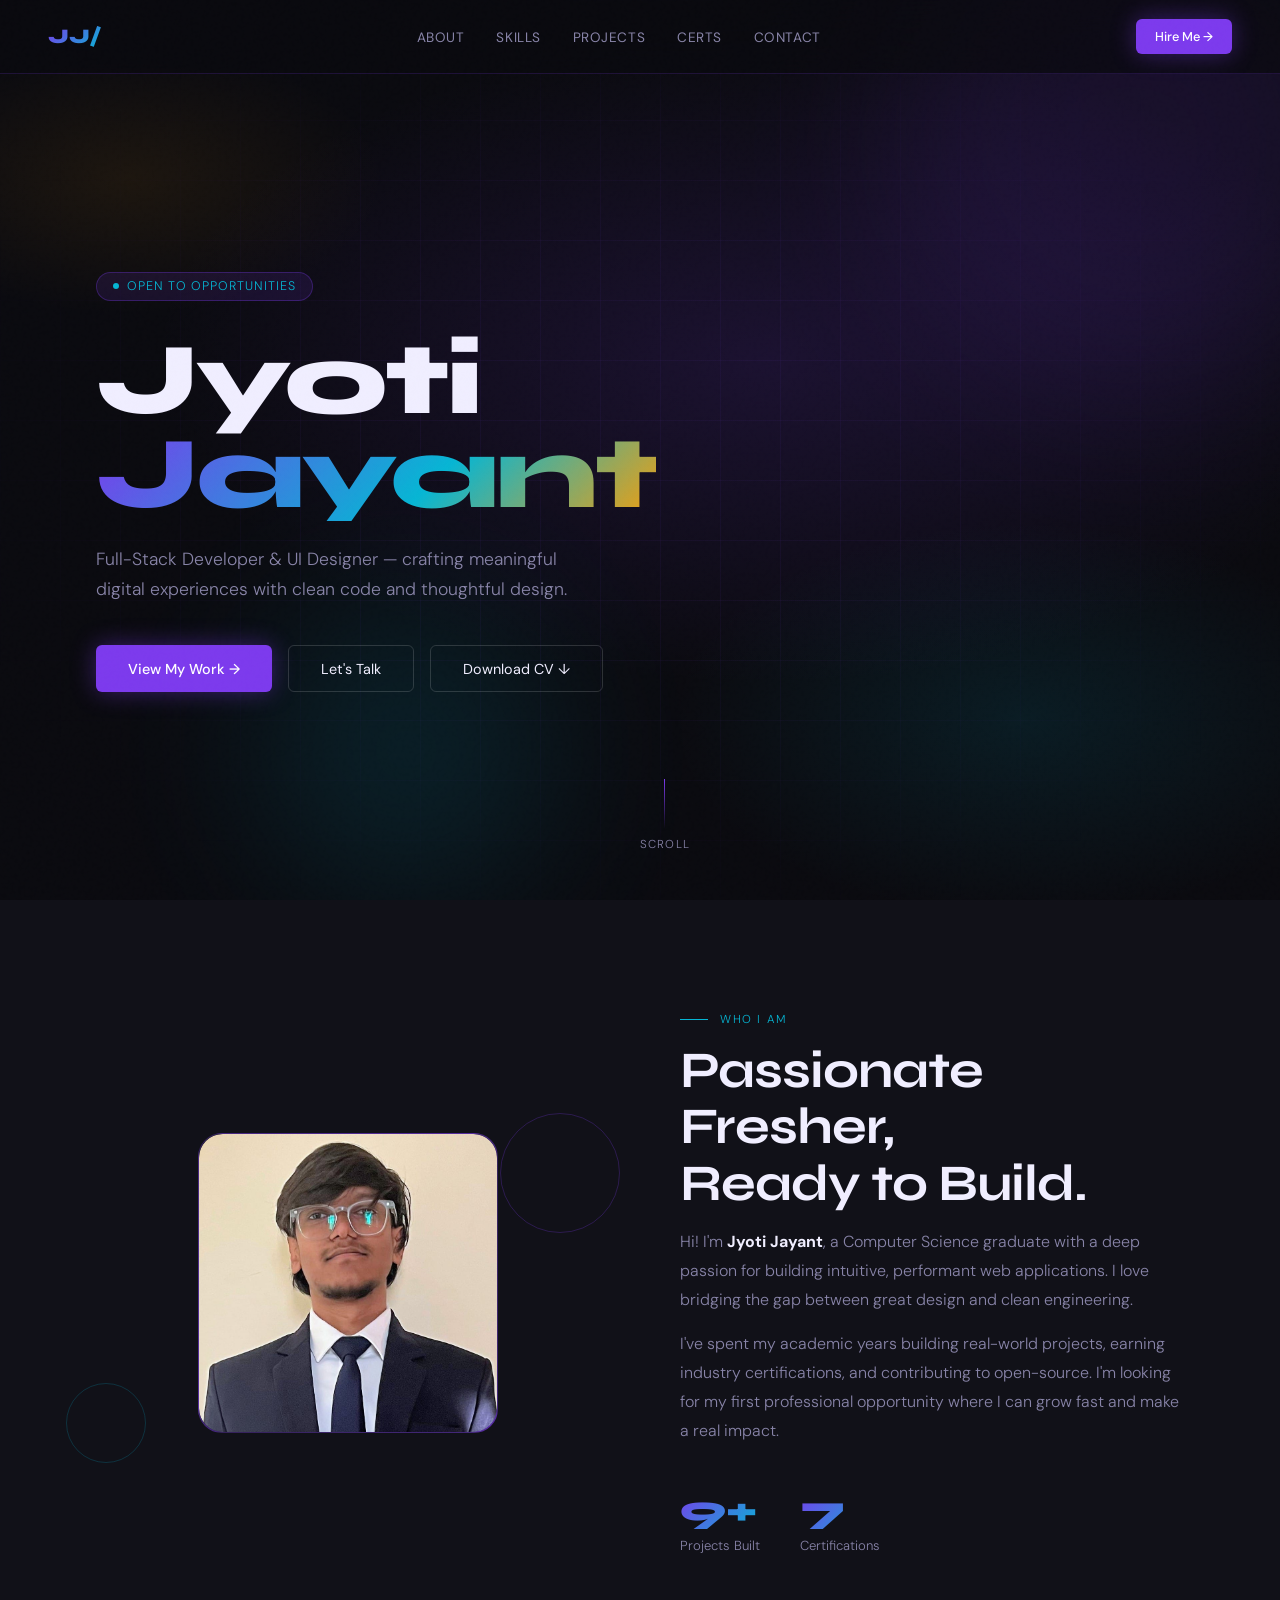
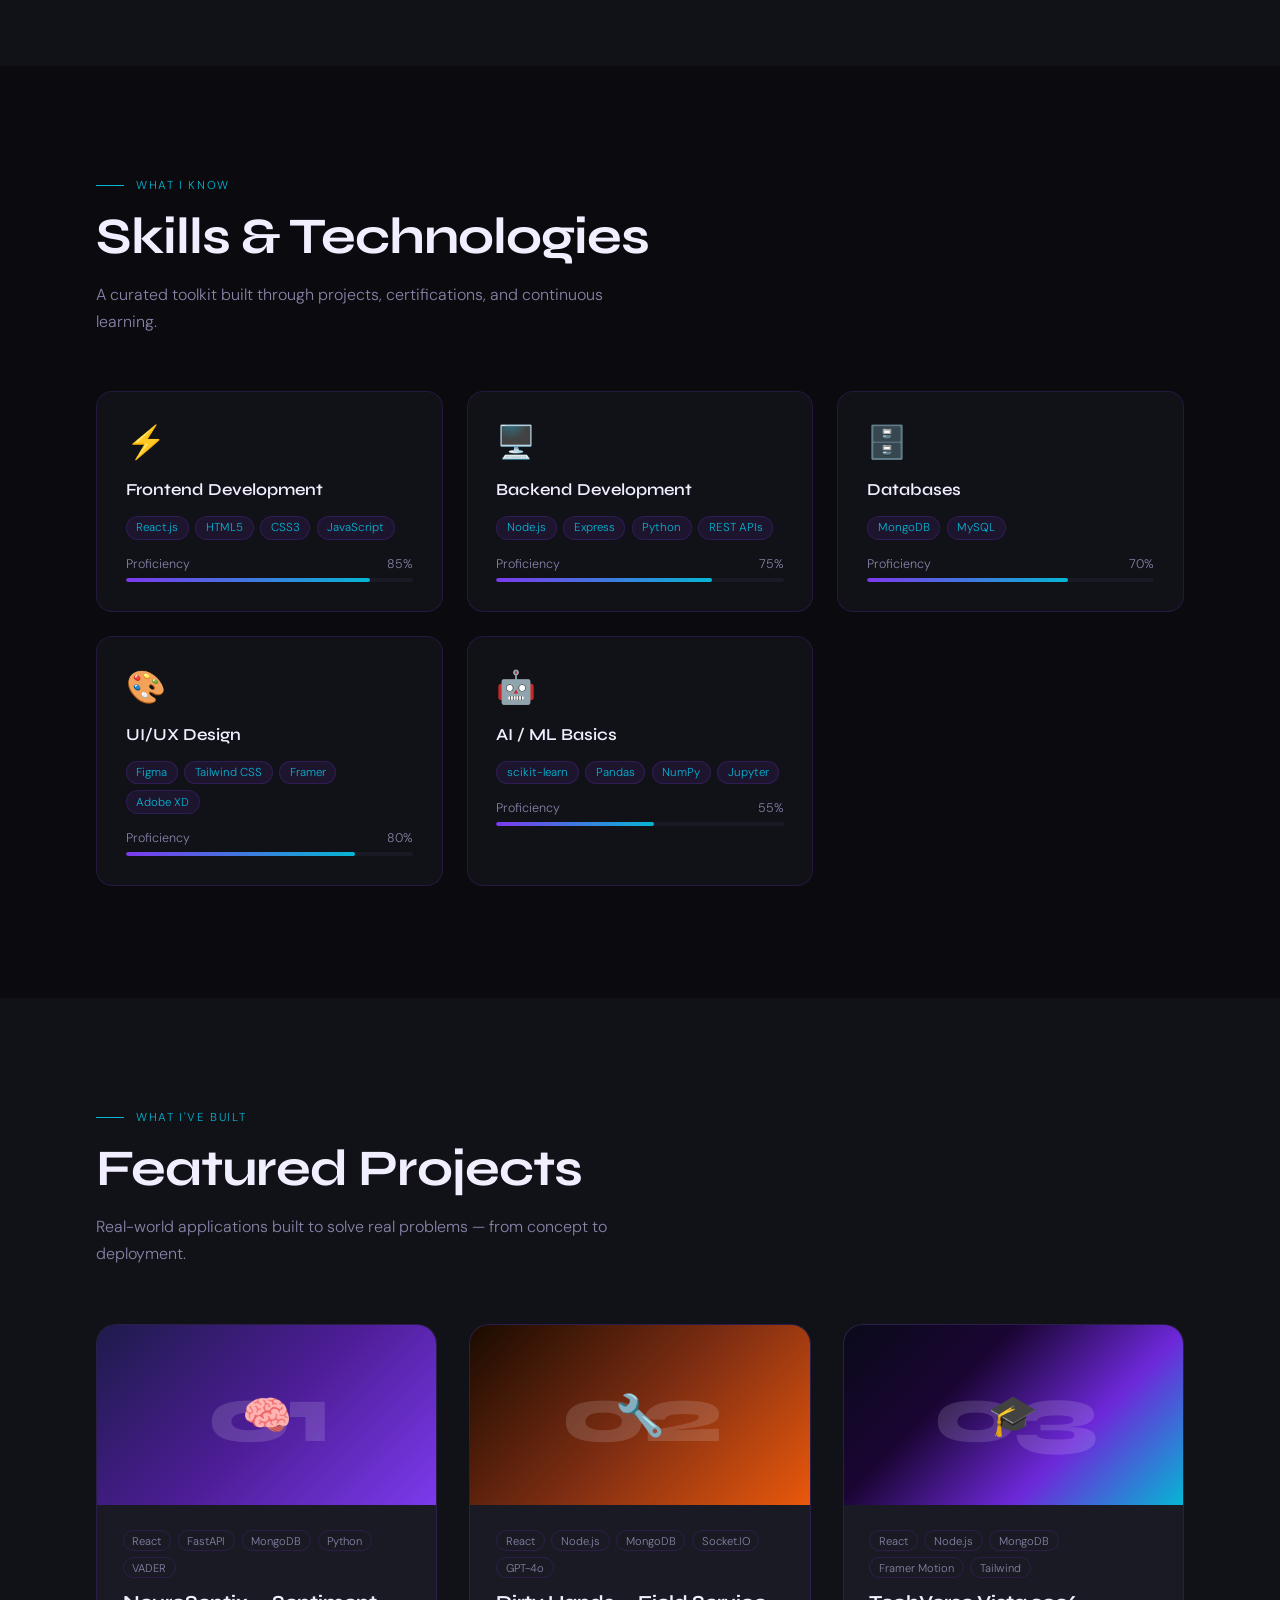
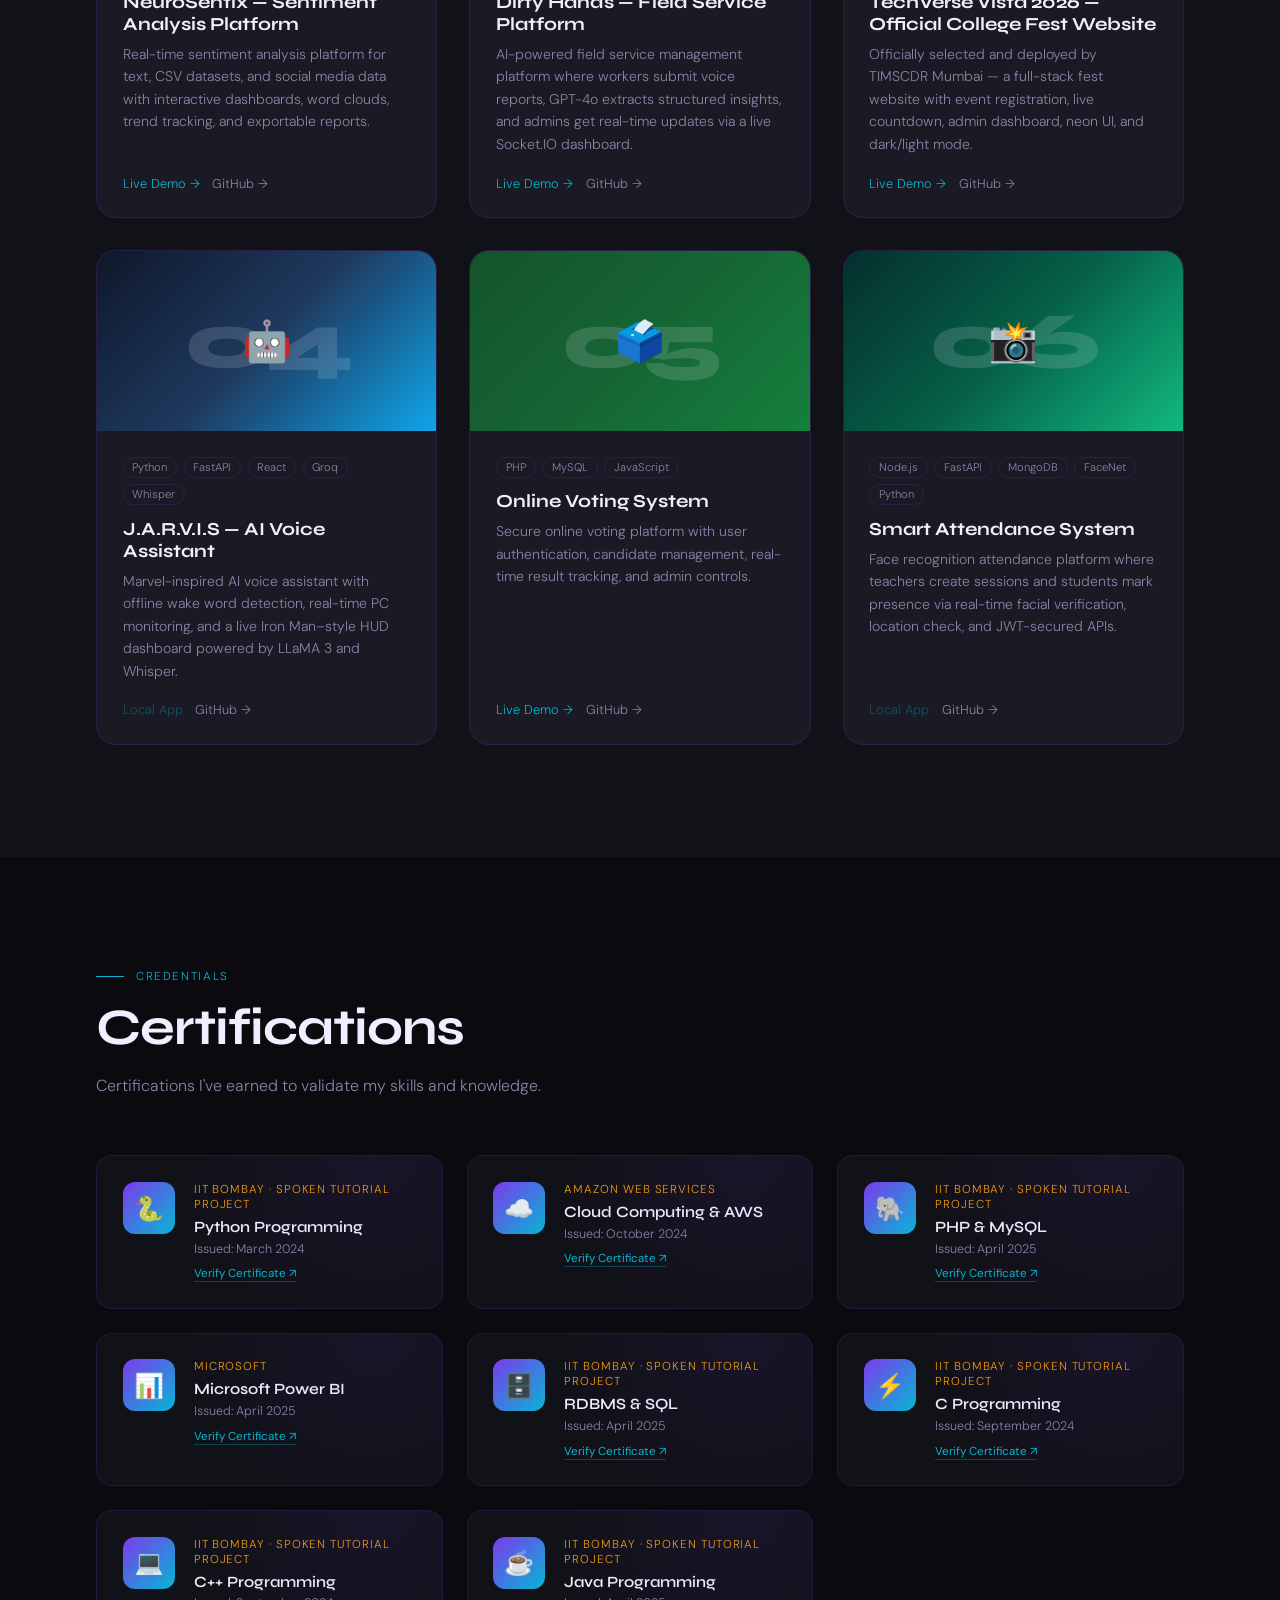
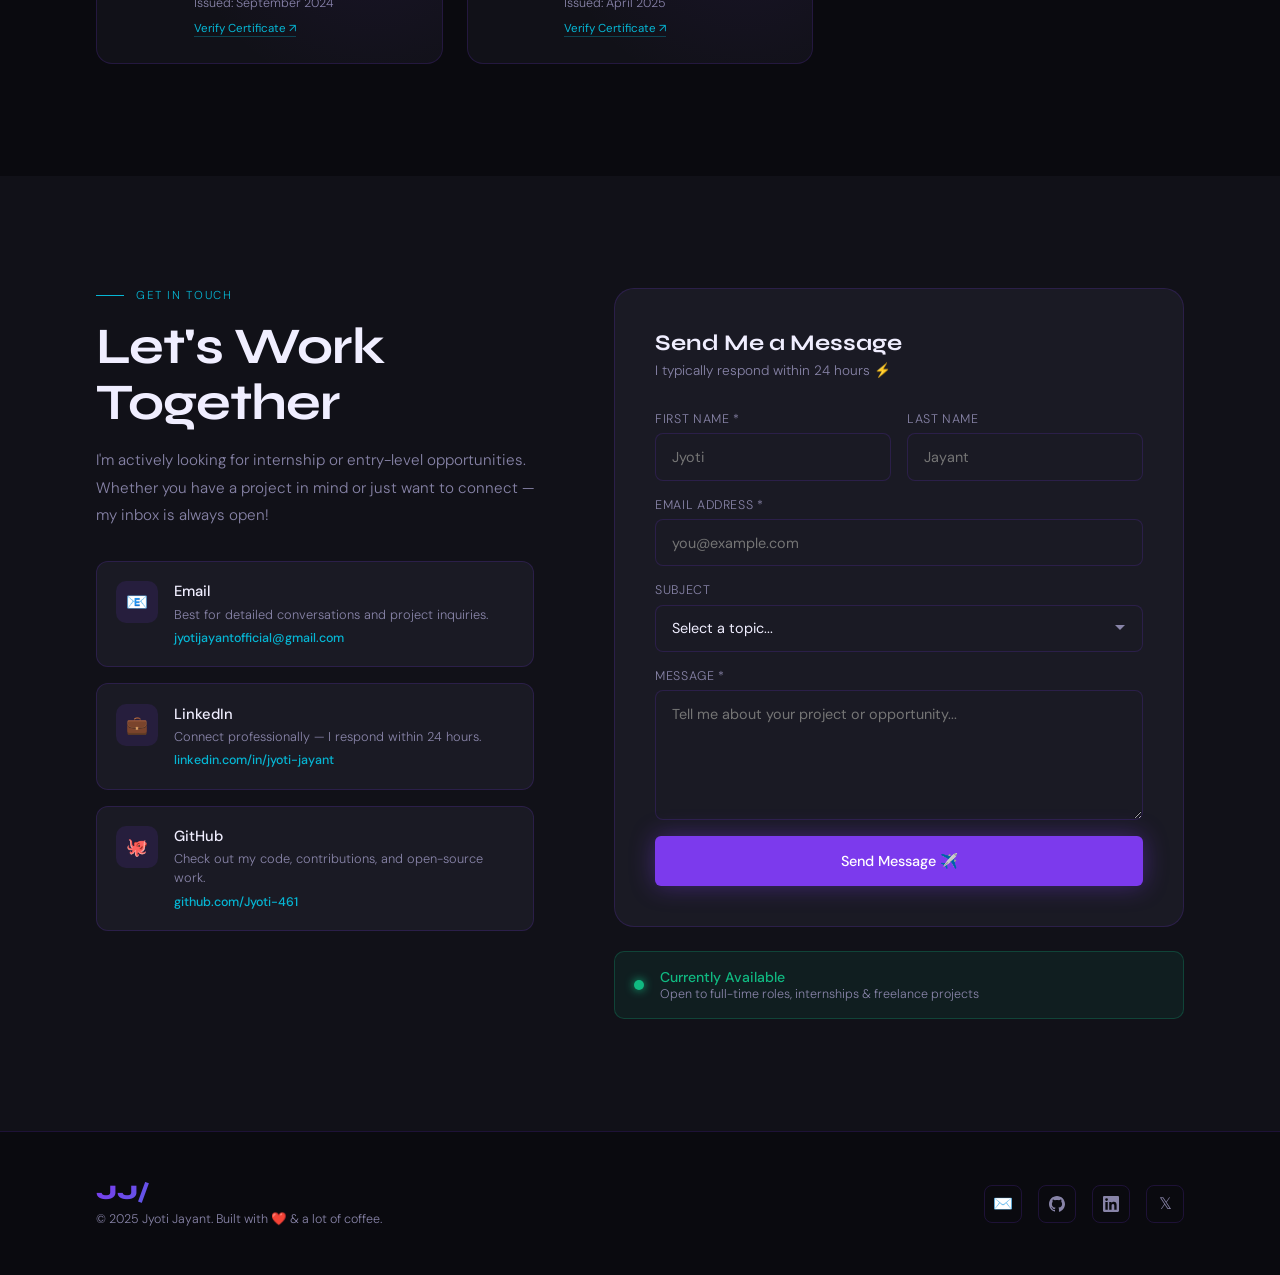
<file: index.html>
<!DOCTYPE html>
<html lang="en">
<head>
<meta charset="UTF-8">
<meta name="viewport" content="width=device-width, initial-scale=1.0">
<meta name="description" content="Jyoti Jayant — Full-Stack Developer & UI Designer portfolio">
<title>Jyoti Jayant — Portfolio</title>
<link href="https://fonts.googleapis.com/css2?family=Syne:wght@400;600;700;800&family=DM+Sans:ital,wght@0,300;0,400;0,500;1,300&display=swap" rel="stylesheet">
<style>
  :root {
    --bg: #0a0a0f;
    --surface: #111118;
    --surface2: #1a1a24;
    --accent: #7c3aed;
    --accent2: #06b6d4;
    --accent3: #f59e0b;
    --text: #f0eeff;
    --text-muted: #8884a8;
    --border: rgba(124,58,237,0.18);
    --glow: rgba(124,58,237,0.35);
  }

  *, *::before, *::after { box-sizing: border-box; margin: 0; padding: 0; }
  html { scroll-behavior: smooth; }

  body {
    background: var(--bg);
    color: var(--text);
    font-family: 'DM Sans', sans-serif;
    font-weight: 300;
    overflow-x: hidden;
    cursor: none;
  }

  /* ── CUSTOM CURSOR ── */
  .cursor {
    width: 12px; height: 12px;
    background: var(--accent);
    border-radius: 50%;
    position: fixed;
    pointer-events: none;
    z-index: 9999;
    left: -100px; top: -100px;          /* FIX: start off-screen, not at 0,0 */
    transform: translate(-50%,-50%);
    transition: width 0.2s ease, height 0.2s ease, background 0.2s ease;
    mix-blend-mode: screen;
  }
  .cursor-ring {
    width: 36px; height: 36px;
    border: 1.5px solid rgba(124,58,237,0.6);
    border-radius: 50%;
    position: fixed;
    pointer-events: none;
    z-index: 9998;
    left: -100px; top: -100px;          /* FIX: start off-screen */
    transform: translate(-50%,-50%);
    transition: width 0.25s ease, height 0.25s ease, border-color 0.25s ease;
  }

  /* ── NOISE OVERLAY ── */
  body::before {
    content: '';
    position: fixed; inset: 0;
    background-image: url("data:image/svg+xml,%3Csvg viewBox='0 0 256 256' xmlns='http://www.w3.org/2000/svg'%3E%3Cfilter id='noise'%3E%3CfeTurbulence type='fractalNoise' baseFrequency='0.9' numOctaves='4' stitchTiles='stitch'/%3E%3C/filter%3E%3Crect width='100%25' height='100%25' filter='url(%23noise)' opacity='0.04'/%3E%3C/svg%3E");
    pointer-events: none;
    z-index: 9000;
    opacity: 0.4;
  }

  /* ── NAV ── */
  nav {
    position: fixed; top: 0; left: 0; right: 0;
    z-index: 500;
    padding: 1.2rem 3rem;
    display: flex; align-items: center; justify-content: space-between;
    background: rgba(10,10,15,0.75);
    backdrop-filter: blur(20px);
    -webkit-backdrop-filter: blur(20px);
    border-bottom: 1px solid var(--border);
    animation: slideDown 0.8s ease forwards;
    gap: 1rem;
  }
  @keyframes slideDown { from { transform: translateY(-100%); opacity:0; } to { transform: translateY(0); opacity:1; } }

  .logo {
    font-family: 'Syne', sans-serif;
    font-weight: 800; font-size: 1.3rem;
    letter-spacing: -0.02em;
    background: linear-gradient(135deg, var(--accent), var(--accent2));
    -webkit-background-clip: text; -webkit-text-fill-color: transparent;
    background-clip: text;
    flex-shrink: 0;
  }

  .nav-links { display: flex; gap: 2rem; list-style: none; }
  .nav-links a {
    color: var(--text-muted);
    text-decoration: none; font-size: 0.85rem;
    font-weight: 400; letter-spacing: 0.04em; text-transform: uppercase;
    transition: color 0.2s ease; position: relative;
    white-space: nowrap;
  }
  .nav-links a::after {
    content: ''; position: absolute; bottom: -4px; left: 0;
    width: 0; height: 1px; background: var(--accent);
    transition: width 0.3s ease;                        /* FIX: was `right` logic, now width-based */
  }
  .nav-links a:hover { color: var(--text); }
  .nav-links a:hover::after { width: 100%; }

  /* Hamburger — hidden on desktop */
  .hamburger {
    display: none; flex-direction: column; gap: 5px;
    background: none; border: none; cursor: pointer; padding: 4px;
  }
  .hamburger span {
    display: block; width: 22px; height: 2px;
    background: var(--text-muted); border-radius: 2px;
    transition: all 0.3s ease;
  }
  .hamburger.open span:nth-child(1) { transform: translateY(7px) rotate(45deg); }
  .hamburger.open span:nth-child(2) { opacity: 0; }
  .hamburger.open span:nth-child(3) { transform: translateY(-7px) rotate(-45deg); }

  /* Mobile nav drawer */
  .mobile-nav {
    display: none; position: fixed;
    top: 62px; left: 0; right: 0;
    background: rgba(10,10,15,0.97);
    backdrop-filter: blur(20px); -webkit-backdrop-filter: blur(20px);
    border-bottom: 1px solid var(--border);
    z-index: 490; padding: 1.5rem 2rem;
    flex-direction: column; gap: 1.2rem;
  }
  .mobile-nav.open { display: flex; }
  .mobile-nav a {
    color: var(--text-muted); text-decoration: none;
    font-size: 1rem; letter-spacing: 0.06em; text-transform: uppercase;
    transition: color 0.2s ease;
  }
  .mobile-nav a:hover { color: var(--accent2); }

  /* ── HERO ── */
  #hero {
    min-height: 100vh;
    display: flex; align-items: center;
    padding: 8rem 6rem 4rem;
    position: relative; overflow: hidden;
  }
  .hero-bg {
    position: absolute; inset: 0;
    background:
      radial-gradient(ellipse 80% 60% at 60% 40%, rgba(124,58,237,0.15) 0%, transparent 60%),
      radial-gradient(ellipse 50% 40% at 80% 80%, rgba(6,182,212,0.10) 0%, transparent 55%),
      radial-gradient(ellipse 40% 30% at 10% 20%, rgba(245,158,11,0.08) 0%, transparent 50%);
  }
  .hero-grid {
    position: absolute; inset: 0;
    background-image:
      linear-gradient(rgba(124,58,237,0.06) 1px, transparent 1px),
      linear-gradient(90deg, rgba(124,58,237,0.06) 1px, transparent 1px);
    background-size: 60px 60px;
    mask-image: radial-gradient(ellipse at center, black 30%, transparent 80%);
    -webkit-mask-image: radial-gradient(ellipse at center, black 30%, transparent 80%);
  }
  .hero-content { position: relative; z-index: 1; max-width: 800px; }

  .hero-tag {
    display: inline-flex; align-items: center; gap: 0.5rem;
    background: rgba(124,58,237,0.12);
    border: 1px solid rgba(124,58,237,0.3);
    padding: 0.35rem 1rem; border-radius: 100px;
    font-size: 0.78rem; letter-spacing: 0.08em; text-transform: uppercase;
    color: var(--accent2); margin-bottom: 2rem;
    animation: fadeUp 0.8s 0.2s both;
  }
  .hero-tag .dot { width: 6px; height: 6px; background: var(--accent2); border-radius: 50%; animation: pulse 1.5s infinite; }

  .hero-name {
    font-family: 'Syne', sans-serif; font-weight: 800;
    font-size: clamp(3.2rem, 8vw, 7rem);
    line-height: 0.92; letter-spacing: -0.03em;
    animation: fadeUp 0.8s 0.35s both;
  }
  .hero-name .line2 {
    background: linear-gradient(135deg, var(--accent), var(--accent2) 60%, var(--accent3));
    -webkit-background-clip: text; -webkit-text-fill-color: transparent;
    background-clip: text; display: block;
  }
  .hero-tagline {
    font-size: 1.1rem; color: var(--text-muted);
    margin-top: 1.5rem; max-width: 480px;
    line-height: 1.7; animation: fadeUp 0.8s 0.5s both;
  }
  .hero-ctas {
    display: flex; gap: 1rem; margin-top: 2.5rem;
    animation: fadeUp 0.8s 0.65s both; flex-wrap: wrap;
  }

  .btn-primary {
    background: var(--accent); color: #fff;
    border: none; border-radius: 6px;
    padding: 0.85rem 2rem;
    font-family: 'DM Sans', sans-serif; font-size: 0.9rem; font-weight: 500;
    cursor: pointer; text-decoration: none;
    display: inline-flex; align-items: center; gap: 0.5rem;
    transition: transform 0.2s ease, box-shadow 0.2s ease, background 0.2s ease;
    box-shadow: 0 0 24px rgba(124,58,237,0.4);
  }
  .btn-primary:hover { transform: translateY(-2px); box-shadow: 0 0 40px rgba(124,58,237,0.7); background: #8b4ff5; }

  .btn-outline {
    background: transparent; color: var(--text);
    border: 1px solid rgba(255,255,255,0.15); border-radius: 6px;
    padding: 0.85rem 2rem;
    font-family: 'DM Sans', sans-serif; font-size: 0.9rem; font-weight: 400;
    cursor: pointer; text-decoration: none;
    display: inline-flex; align-items: center; gap: 0.5rem;
    transition: border-color 0.2s ease, transform 0.2s ease, background 0.2s ease, color 0.2s ease;
  }
  .btn-outline:hover { border-color: var(--accent2); color: var(--accent2); transform: translateY(-2px); background: rgba(6,182,212,0.05); }

  .hero-scroll {
    position: absolute; bottom: 3rem; left: 50%; transform: translateX(-50%);
    display: flex; flex-direction: column; align-items: center; gap: 0.5rem;
    color: var(--text-muted); font-size: 0.72rem;
    letter-spacing: 0.1em; text-transform: uppercase;
    animation: fadeUp 1s 1s both;
  }
  .scroll-line {
    width: 1px; height: 50px;
    background: linear-gradient(to bottom, var(--accent), transparent);
    animation: scrollPulse 2s infinite;
  }

  /* ── FLOATING ORBS ── */
  .orb {
    position: absolute; border-radius: 50%;
    pointer-events: none; filter: blur(80px); opacity: 0.12;
    animation: float 8s ease-in-out infinite;
  }

  /* ── SHARED SECTION ── */
  section { padding: 7rem 6rem; position: relative; }

  .section-label {
    font-size: 0.72rem; letter-spacing: 0.14em; text-transform: uppercase;
    color: var(--accent2); display: flex; align-items: center; gap: 0.75rem;
    margin-bottom: 1rem;
  }
  .section-label::before { content: ''; width: 28px; height: 1px; background: var(--accent2); }

  .section-title {
    font-family: 'Syne', sans-serif; font-weight: 700;
    font-size: clamp(2rem, 4vw, 3.2rem);
    letter-spacing: -0.02em; line-height: 1.1; margin-bottom: 1rem;
  }
  .section-sub {
    color: var(--text-muted); font-size: 1rem;
    max-width: 520px; line-height: 1.7; margin-bottom: 3.5rem;
  }

  /* ── ABOUT ── */
  #about { background: var(--surface); }
  .about-inner { display: grid; grid-template-columns: 1fr 1fr; gap: 5rem; align-items: center; }

  .about-avatar-wrap { position: relative; display: flex; justify-content: center; }
  .about-avatar {
    width: 300px; height: 300px; border-radius: 24px;
    background: linear-gradient(135deg, var(--surface2), var(--accent) 200%);
    position: relative; overflow: hidden;
    border: 1px solid rgba(124,58,237,0.25);
    display: flex; align-items: center; justify-content: center;
    padding: 0;  
  }
  .about-avatar::after {
    content: ''; position: absolute; inset: 0;
    background: linear-gradient(135deg, transparent 40%, rgba(124,58,237,0.35));
  }
  .about-deco {
    position: absolute; top: -20px; right: -20px;
    width: 120px; height: 120px;
    border: 1px solid rgba(124,58,237,0.25); border-radius: 50%;
  }
  .about-deco2 {
    position: absolute; bottom: -30px; left: -30px;
    width: 80px; height: 80px;
    border: 1px solid rgba(6,182,212,0.2); border-radius: 50%;
  }

  .stat-row { display: flex; gap: 2.5rem; margin-top: 2.5rem; flex-wrap: wrap; }
  .stat { display: flex; flex-direction: column; }
  .stat-num {
    font-family: 'Syne', sans-serif; font-weight: 800; font-size: 2.5rem;
    background: linear-gradient(135deg, var(--accent), var(--accent2));
    -webkit-background-clip: text; -webkit-text-fill-color: transparent;
    background-clip: text;
  }
  .stat-label { color: var(--text-muted); font-size: 0.82rem; margin-top: 0.2rem; }

  /* ── SKILLS ── */
  .skills-grid { display: grid; grid-template-columns: repeat(auto-fill, minmax(260px, 1fr)); gap: 1.5rem; }

  .skill-card {
    background: var(--surface); border: 1px solid var(--border);
    border-radius: 16px; padding: 1.8rem;
    position: relative; overflow: hidden;
    transition: transform 0.3s ease, border-color 0.3s ease, box-shadow 0.3s ease;
  }
  .skill-card::before {
    content: ''; position: absolute; top: 0; left: 0; right: 0; height: 2px;
    background: linear-gradient(90deg, var(--accent), var(--accent2));
    transform: scaleX(0); transform-origin: left; transition: transform 0.4s ease;
  }
  .skill-card:hover { transform: translateY(-5px); border-color: rgba(124,58,237,0.4); box-shadow: 0 20px 50px rgba(0,0,0,0.4); }
  .skill-card:hover::before { transform: scaleX(1); }

  .skill-icon { font-size: 2rem; margin-bottom: 1rem; }
  .skill-name { font-family: 'Syne', sans-serif; font-weight: 600; font-size: 1.05rem; margin-bottom: 0.5rem; }
  .skill-tags { display: flex; flex-wrap: wrap; gap: 0.4rem; margin-top: 1rem; }
  .tag {
    background: rgba(124,58,237,0.1); border: 1px solid rgba(124,58,237,0.2);
    color: var(--accent2); font-size: 0.72rem; padding: 0.2rem 0.6rem; border-radius: 100px;
  }
  .skill-bar-wrap { margin-top: 1rem; }
  .skill-bar-label { display: flex; justify-content: space-between; font-size: 0.78rem; color: var(--text-muted); margin-bottom: 0.4rem; }
  .skill-bar-bg { height: 4px; background: var(--surface2); border-radius: 10px; overflow: hidden; }
  .skill-bar-fill {
    height: 100%; border-radius: 10px;
    background: linear-gradient(90deg, var(--accent), var(--accent2));
    transform: scaleX(0); transform-origin: left;
    transition: transform 1.2s cubic-bezier(0.16, 1, 0.3, 1);
  }
  .skill-bar-fill.animate { transform: scaleX(1); }

  /* ── PROJECTS ── */
  #projects { background: var(--surface); }
  .projects-grid { display: grid; grid-template-columns: repeat(auto-fill, minmax(340px, 1fr)); gap: 2rem; }

  .project-card {
    border-radius: 20px; overflow: hidden;
    background: var(--surface2); border: 1px solid var(--border);
    transition: transform 0.35s ease, box-shadow 0.35s ease;
    display: flex; flex-direction: column;          /* FIX: consistent card height */
  }
  .project-card:hover { transform: translateY(-8px) scale(1.01); box-shadow: 0 30px 70px rgba(0,0,0,0.5), 0 0 0 1px rgba(124,58,237,0.3); }

  .project-thumb {
    height: 180px; position: relative; overflow: hidden;
    display: flex; align-items: center; justify-content: center;
    flex-shrink: 0;
  }
  .thumb-bg { position: absolute; inset: 0; transition: transform 0.5s ease; }
  .project-card:hover .thumb-bg { transform: scale(1.1); }
  .thumb-label {
    position: relative; z-index: 1;
    font-family: 'Syne', sans-serif; font-weight: 800; font-size: 5rem;
    opacity: 0.15; letter-spacing: -0.05em;
  }
  .proj-icon { position: absolute; z-index: 2; font-size: 2.5rem; }

  .project-body { padding: 1.6rem; flex: 1; display: flex; flex-direction: column; }
  .project-chips { display: flex; flex-wrap: wrap; gap: 0.4rem; margin-bottom: 0.8rem; }
  .chip {
    font-size: 0.7rem; padding: 0.15rem 0.55rem;
    border-radius: 100px; border: 1px solid var(--border); color: var(--text-muted);
  }
  .project-title { font-family: 'Syne', sans-serif; font-weight: 700; font-size: 1.15rem; margin-bottom: 0.5rem; }
  .project-desc { color: var(--text-muted); font-size: 0.88rem; line-height: 1.6; margin-bottom: 1.2rem; flex: 1; }
  .project-links { display: flex; gap: 0.8rem; margin-top: auto; }
  .proj-link {
    font-size: 0.8rem; color: var(--accent2); text-decoration: none;
    display: inline-flex; align-items: center; gap: 0.3rem;
    transition: gap 0.2s ease, opacity 0.2s ease;
    white-space: nowrap;
  }
  .proj-link:hover { gap: 0.6rem; }
  .proj-link.disabled {                              /* FIX: proper disabled state */
    pointer-events: none; opacity: 0.35; cursor: not-allowed;
  }

  /* ── CERTIFICATES ── */
  .certs-grid { display: grid; grid-template-columns: repeat(auto-fill, minmax(280px, 1fr)); gap: 1.5rem; }

  .cert-card {
    background: var(--surface); border: 1px solid var(--border);
    border-radius: 16px; padding: 1.6rem;
    display: flex; gap: 1.2rem; align-items: flex-start;
    transition: transform 0.3s ease, box-shadow 0.3s ease;
    position: relative; overflow: hidden;
  }
  .cert-card::before {
    content: ''; position: absolute; inset: 0;
    background: radial-gradient(circle at 80% 0%, rgba(124,58,237,0.08), transparent 60%);
  }
  .cert-card:hover { transform: translateY(-4px); box-shadow: 0 16px 40px rgba(0,0,0,0.4); }
  .cert-badge {
    width: 52px; height: 52px; flex-shrink: 0;
    background: linear-gradient(135deg, var(--accent), var(--accent2));
    border-radius: 12px; display: flex; align-items: center; justify-content: center;
    font-size: 1.5rem;
  }
  .cert-body { flex: 1; min-width: 0; }
  .cert-issuer { font-size: 0.72rem; text-transform: uppercase; letter-spacing: 0.08em; color: var(--accent3); margin-bottom: 0.3rem; }
  .cert-name { font-family: 'Syne', sans-serif; font-weight: 600; font-size: 0.98rem; margin-bottom: 0.3rem; }
  .cert-date { color: var(--text-muted); font-size: 0.78rem; }

  /* ── CERT VERIFY BUTTON ── */
  .cert-verify {
    display: inline-block; margin-top: 0.6rem;
    font-size: 0.72rem; color: var(--accent2);
    background: none;
    border: none;
    border-bottom: 1px solid rgba(6,182,212,0.3);
    padding: 0;
    font-family: 'DM Sans', sans-serif;
    cursor: pointer;
    transition: border-color 0.2s ease, color 0.2s ease;
    position: relative; z-index: 2;
  }
  .cert-verify:hover { border-color: var(--accent2); color: #fff; }

  /* ══════════════════════════════
     CERTIFICATE PREVIEW MODAL
  ══════════════════════════════ */
  .cert-overlay {
    position: fixed;
    inset: 0;
    background: rgba(0,0,0,0);
    display: flex;
    align-items: center;
    justify-content: center;
    z-index: 10000;
    pointer-events: none;
    transition: background 0.2s ease;
  }
  .cert-overlay.open {
    background: rgba(0,0,0,0.80);
    pointer-events: all;
  }
  .cert-modal {
    background: var(--surface);
    border: 1px solid rgba(124,58,237,0.35);
    border-radius: 20px;
    width: min(92vw, 740px);
    max-height: 88vh;
    overflow: hidden;
    display: flex;
    flex-direction: column;
    /* start tiny at origin point of the verify button (bottom-center) */
    transform: scale(0.04) translateY(80px);
    opacity: 0;
    transform-origin: bottom center;
    /* ── OPEN SPEED: change 0.28s to make opening faster/slower ── */
    transition: transform 0.28s cubic-bezier(0.34, 1.56, 0.64, 1), opacity 0.2s ease;
  }
  .cert-overlay.open .cert-modal {
    transform: scale(1) translateY(0);
    opacity: 1;
  }
  /* ── CLOSE SPEED: change 0.18s to make closing faster/slower ── */
  .cert-overlay:not(.open) .cert-modal {
    transition: transform 0.18s cubic-bezier(0.55, 0, 1, 0.45), opacity 0.15s ease;
  }

  .cert-modal-header {
    display: flex;
    align-items: center;
    justify-content: space-between;
    padding: 1rem 1.4rem;
    border-bottom: 1px solid var(--border);
    flex-shrink: 0;
    background: var(--surface2);
  }
  .cert-modal-header-left { display: flex; flex-direction: column; gap: 2px; }
  .cert-modal-name {
    font-family: 'Syne', sans-serif;
    font-weight: 700; font-size: 1.05rem;
    color: var(--text);
  }
  .cert-modal-issuer-label {
    font-size: 0.70rem; color: var(--accent3);
    text-transform: uppercase; letter-spacing: 0.08em;
  }
  .cert-close-btn {
    width: 36px; height: 36px;
    border-radius: 8px;
    border: 1px solid rgba(124,58,237,0.3);
    background: rgba(124,58,237,0.1);
    color: var(--text-muted);
    font-size: 1.1rem;
    cursor: pointer;
    display: flex; align-items: center; justify-content: center;
    transition: all 0.15s ease;
    line-height: 1;
    flex-shrink: 0;
  }
  .cert-close-btn:hover {
    background: rgba(239,68,68,0.15);
    border-color: rgba(239,68,68,0.4);
    color: #f87171;
  }
  .cert-iframe-wrap {
    flex: 1;
    overflow: hidden;
    background: #fff;
    min-height: 460px;
  }
  .cert-iframe-wrap iframe {
    width: 100%;
    height: 100%;
    min-height: 460px;
    border: none;
    display: block;
  }
  .cert-modal-footer {
    padding: 0.75rem 1.4rem;
    border-top: 1px solid var(--border);
    display: flex;
    align-items: center;
    justify-content: space-between;
    flex-shrink: 0;
    background: var(--surface2);
  }
  .cert-modal-footer span {
    font-size: 0.74rem;
    color: var(--text-muted);
  }
  .cert-open-link {
    font-size: 0.78rem; color: var(--accent2);
    text-decoration: none;
    display: inline-flex; align-items: center; gap: 0.3rem;
    transition: opacity 0.2s ease;
    white-space: nowrap;
  }
  .cert-open-link:hover { opacity: 0.7; }

  /* ── CONTACT ── */
  #contact { background: var(--surface); }
  .contact-inner { display: grid; grid-template-columns: 1fr 1.3fr; gap: 5rem; align-items: start; }

  .contact-ways { margin-top: 2rem; }
  .contact-way {
    display: flex; align-items: flex-start; gap: 1rem;
    padding: 1.2rem; border: 1px solid var(--border); border-radius: 12px;
    margin-bottom: 1rem; background: var(--surface2);
    transition: border-color 0.2s ease;
  }
  .contact-way:hover { border-color: rgba(124,58,237,0.4); }
  .way-icon {
    width: 42px; height: 42px; border-radius: 10px;
    background: rgba(124,58,237,0.12);
    display: flex; align-items: center; justify-content: center;
    font-size: 1.1rem; flex-shrink: 0;
  }
  .way-title { font-weight: 500; font-size: 0.92rem; margin-bottom: 0.2rem; }
  .way-desc { color: var(--text-muted); font-size: 0.8rem; line-height: 1.5; }
  .way-link {
    display: inline-block; margin-top: 0.4rem;
    font-size: 0.78rem; color: var(--accent2); text-decoration: none;
    font-weight: 500; transition: opacity 0.2s ease;
    word-break: break-all;                           /* FIX: long email doesn't overflow */
  }
  .way-link:hover { opacity: 0.75; }

  /* ── CONTACT FORM ── */
  .contact-form { display: flex; flex-direction: column; gap: 1rem; }
  .form-row { display: grid; grid-template-columns: 1fr 1fr; gap: 1rem; }
  .form-group { display: flex; flex-direction: column; gap: 0.4rem; }
  .form-group label { font-size: 0.78rem; color: var(--text-muted); letter-spacing: 0.05em; text-transform: uppercase; }

  .form-group input,
  .form-group textarea,
  .form-group select {
    background: var(--surface2); border: 1px solid var(--border);
    border-radius: 8px; padding: 0.85rem 1rem;
    color: var(--text); font-family: 'DM Sans', sans-serif;
    font-size: 0.9rem; outline: none; width: 100%;
    transition: border-color 0.2s ease, box-shadow 0.2s ease;
    -webkit-appearance: none; appearance: none;
  }
  .form-group select {                               /* FIX: custom select arrow */
    background-image: url("data:image/svg+xml,%3Csvg xmlns='http://www.w3.org/2000/svg' width='12' height='12' viewBox='0 0 12 12'%3E%3Cpath fill='%238884a8' d='M6 8L1 3h10z'/%3E%3C/svg%3E");
    background-repeat: no-repeat; background-position: right 1rem center;
    padding-right: 2.5rem;
  }
  .form-group select option { background: var(--surface2); color: var(--text); }
  .form-group input:focus,
  .form-group textarea:focus,
  .form-group select:focus {
    border-color: var(--accent); box-shadow: 0 0 0 3px rgba(124,58,237,0.15);
  }
  .form-group textarea { min-height: 130px; resize: vertical; }

  .form-success {
    display: none;
    background: rgba(6,182,212,0.08); border: 1px solid rgba(6,182,212,0.3);
    border-radius: 10px; padding: 1.4rem; text-align: center;
    color: var(--accent2); font-size: 0.92rem; line-height: 1.6;
  }
  .form-error {                                      /* FIX: added missing error state */
    display: none;
    background: rgba(239,68,68,0.08); border: 1px solid rgba(239,68,68,0.3);
    border-radius: 10px; padding: 1rem 1.2rem;
    color: #f87171; font-size: 0.85rem; margin-bottom: 0.5rem;
  }

  /* ── FOOTER ── */
  footer {
    padding: 3rem 6rem; border-top: 1px solid var(--border);
    display: flex; justify-content: space-between; align-items: center;
    background: var(--bg); flex-wrap: wrap; gap: 1rem;
  }
  .footer-left { color: var(--text-muted); font-size: 0.82rem; }
  .footer-right { display: flex; gap: 1rem; flex-wrap: wrap; }

  .social-link {
    width: 38px; height: 38px; border: 1px solid var(--border);
    border-radius: 8px; display: flex; align-items: center; justify-content: center;
    color: var(--text-muted); text-decoration: none; font-size: 1rem;
    transition: color 0.2s ease, border-color 0.2s ease, background 0.2s ease, transform 0.2s ease;
  }
  .social-link:hover { color: var(--accent2); border-color: var(--accent2); background: rgba(6,182,212,0.05); transform: translateY(-2px); }

  /* ── REVEAL ── */
  .reveal { opacity: 0; transform: translateY(35px); transition: opacity 0.8s ease, transform 0.8s ease; }
  .reveal.visible { opacity: 1; transform: translateY(0); }
  .reveal-delay-1 { transition-delay: 0.1s; }
  .reveal-delay-2 { transition-delay: 0.2s; }
  .reveal-delay-3 { transition-delay: 0.3s; }
  .reveal-delay-4 { transition-delay: 0.4s; }

  /* ── KEYFRAMES ── */
  @keyframes fadeUp { from { opacity: 0; transform: translateY(30px); } to { opacity: 1; transform: translateY(0); } }
  @keyframes scrollPulse { 0%,100%{opacity:0.3;} 50%{opacity:1;} }
  @keyframes float { 0%,100%{transform:translateY(0);} 50%{transform:translateY(-30px);} }
  @keyframes pulse { 0%,100%{opacity:1;transform:scale(1);} 50%{opacity:0.5;transform:scale(0.7);} }

  /* ── AVAILABILITY DOT ── */
  .avail-dot {
    width: 10px; height: 10px; background: #10b981; border-radius: 50%;
    box-shadow: 0 0 10px #10b981; animation: pulse 1.5s infinite; flex-shrink: 0;
  }

  /* ══════════════════════════════
     RESPONSIVE BREAKPOINTS
  ══════════════════════════════ */

  /* Large tablets */
  @media (max-width: 1100px) {
    section { padding: 6rem 4rem; }
    nav { padding: 1.1rem 2.5rem; }
    #hero { padding: 7rem 4rem 4rem; }
    footer { padding: 2.5rem 4rem; }
    .about-inner { gap: 3rem; }
    .contact-inner { gap: 3rem; }
  }

  /* Tablets & small laptops */
  @media (max-width: 900px) {
    section { padding: 5rem 2.5rem; }
    nav { padding: 1rem 1.5rem; }
    #hero { padding: 6rem 2.5rem 3rem; }

    .nav-links { display: none; }
    .hamburger { display: flex; }
    nav .btn-primary { display: none; }         /* hide Hire Me on mobile nav */

    .about-inner { grid-template-columns: 1fr; gap: 2.5rem; }
    .about-avatar { width: 240px; height: 240px; font-size: 4rem; }

    .contact-inner { grid-template-columns: 1fr; gap: 2.5rem; }
    .projects-grid { grid-template-columns: 1fr; }
    .form-row { grid-template-columns: 1fr; }

    footer { padding: 2rem 2.5rem; flex-direction: column; align-items: flex-start; }
  }

  /* Mobile phones */
  @media (max-width: 600px) {
    section { padding: 4rem 1.25rem; }
    nav { padding: 0.9rem 1.25rem; }
    #hero { padding: 5.5rem 1.25rem 3rem; }

    .hero-name { font-size: clamp(2.8rem, 11vw, 3.8rem); }
    .hero-tagline { font-size: 0.95rem; }
    .hero-ctas { flex-direction: column; }
    .btn-primary, .btn-outline { width: 100%; justify-content: center; }

    .skills-grid { grid-template-columns: 1fr; }
    .certs-grid { grid-template-columns: 1fr; }
    .stat-row { gap: 1.5rem; }
    .stat-num { font-size: 2rem; }

    footer { padding: 2rem 1.25rem; }
    .mobile-nav { top: 58px; }
  }

  /* Very small */
  @media (max-width: 380px) {
    .hero-name { font-size: 2.5rem; }
    .section-title { font-size: 1.8rem; }
  }
</style>
</head>
<body>

<div class="cursor" id="cursor"></div>
<div class="cursor-ring" id="cursorRing"></div>

<!-- ══════════════════════════════
     CERTIFICATE PREVIEW OVERLAY
     (must be OUTSIDE all sections so z-index works correctly)
════════════════════════════════ -->
<div class="cert-overlay" id="certOverlay">
  <div class="cert-modal" id="certModal">
    <div class="cert-modal-header">
      <div class="cert-modal-header-left">
        <div class="cert-modal-name" id="certModalName">Certificate</div>
        <div class="cert-modal-issuer-label" id="certModalIssuer">Issuer</div>
      </div>
      <button class="cert-close-btn" id="certCloseBtn" aria-label="Close preview">✕</button>
    </div>
    <div class="cert-iframe-wrap">
      <iframe id="certIframe" src="" title="Certificate Preview" loading="lazy" allow="autoplay"></iframe>
    </div>
    <div class="cert-modal-footer">
      <span>Preview may require Google sign-in if private</span>
      <a class="cert-open-link" id="certOpenLink" href="#" target="_blank" rel="noopener">Open in Google Drive ↗</a>
    </div>
  </div>
</div>

<!-- ── NAV ── -->
<nav>
  <div class="logo">JJ/</div>
  <ul class="nav-links">
    <li><a href="#about">About</a></li>
    <li><a href="#skills">Skills</a></li>
    <li><a href="#projects">Projects</a></li>
    <li><a href="#certificates">Certs</a></li>
    <li><a href="#contact">Contact</a></li>
  </ul>
  <!-- FIX: working hamburger menu -->
  <button class="hamburger" id="hamburger" aria-label="Toggle menu" aria-expanded="false">
    <span></span><span></span><span></span>
  </button>
  <a href="#contact" class="btn-primary" style="padding:0.55rem 1.2rem;font-size:0.8rem;">Hire Me →</a>
</nav>

<!-- FIX: mobile nav drawer (was completely missing) -->
<div class="mobile-nav" id="mobileNav">
  <a href="#about" class="mobile-nav-link">About</a>
  <a href="#skills" class="mobile-nav-link">Skills</a>
  <a href="#projects" class="mobile-nav-link">Projects</a>
  <a href="#certificates" class="mobile-nav-link">Certs</a>
  <a href="#contact" class="mobile-nav-link">Contact</a>
  <a href="#formemail" class="btn-primary" style="width:fit-content;">Hire Me →</a>
</div>

<!-- ── HERO ── -->
<section id="hero">
  <div class="hero-bg"></div>
  <div class="hero-grid"></div>
  <div class="orb" style="width:500px;height:500px;background:var(--accent);top:-100px;right:-100px;animation-duration:10s;"></div>
  <div class="orb" style="width:300px;height:300px;background:var(--accent2);bottom:0;left:20%;animation-duration:7s;animation-delay:-3s;"></div>

  <div class="hero-content">
    <div class="hero-tag"><span class="dot"></span> Open to Opportunities</div>
    <h1 class="hero-name">
      Jyoti<br>
      <span class="line2">Jayant</span>
    </h1>
    <p class="hero-tagline">
      Full-Stack Developer &amp; UI Designer — crafting meaningful digital experiences with clean code and thoughtful design.
    </p>
    <div class="hero-ctas">
      <a href="#projects" class="btn-primary">View My Work →</a>
      <a href="#contact" class="btn-outline">Let's Talk</a>
      <!-- FIX: replace alert() with a real link placeholder -->
      <a href="TIMSCDR Resume.pdf" target="_blank" rel="noopener" class="btn-outline">Download CV ↓</a>
    </div>
  </div>

  <div class="hero-scroll">
    <div class="scroll-line"></div>
    Scroll
  </div>
</section>

<!-- ── ABOUT ── -->
<section id="about">
  <div class="about-inner">
    <div class="about-avatar-wrap reveal">
      <div class="about-deco"></div>
      <div class="about-deco2"></div>
      <div class="about-avatar">
      <img src="My-Photo.jpeg" alt="Jyoti Jayant" style="width:100%;height:100%;object-fit:cover;object-position:center top;border-radius:24px;position:relative;z-index:1;">
      </div>
    </div>
    <div>
      <div class="section-label reveal">Who I Am</div>
      <h2 class="section-title reveal reveal-delay-1">Passionate Fresher,<br>Ready to Build.</h2>
      <p class="reveal reveal-delay-2" style="color:var(--text-muted);line-height:1.8;font-size:1rem;margin-bottom:1rem;">
        Hi! I'm <strong style="color:var(--text)">Jyoti Jayant</strong>, a Computer Science graduate with a deep passion for building intuitive, performant web applications. I love bridging the gap between great design and clean engineering.
      </p>
      <p class="reveal reveal-delay-2" style="color:var(--text-muted);line-height:1.8;font-size:1rem;">
        I've spent my academic years building real-world projects, earning industry certifications, and contributing to open-source. I'm looking for my first professional opportunity where I can grow fast and make a real impact.
      </p>
      <div class="stat-row reveal reveal-delay-3">
        <div class="stat">
          <span class="stat-num" data-target="10" data-suffix="+">10+</span>
          <span class="stat-label">Projects Built</span>
        </div>
        <div class="stat">
          <span class="stat-num" data-target="8" data-suffix="">8</span>
          <span class="stat-label">Certifications</span>
        </div>
      </div>
    </div>
  </div>
</section>

<!-- ── SKILLS ── -->
<section id="skills">
  <div class="section-label reveal">What I Know</div>
  <h2 class="section-title reveal reveal-delay-1">Skills &amp; Technologies</h2>
  <p class="section-sub reveal reveal-delay-2">A curated toolkit built through projects, certifications, and continuous learning.</p>

  <div class="skills-grid">
    <div class="skill-card reveal">
      <div class="skill-icon">⚡</div>
      <div class="skill-name">Frontend Development</div>
      <div class="skill-tags">
        <span class="tag">React.js</span><span class="tag">HTML5</span><span class="tag">CSS3</span><span class="tag">JavaScript</span>
      </div>
      <div class="skill-bar-wrap">
        <div class="skill-bar-label"><span>Proficiency</span><span>85%</span></div>
        <div class="skill-bar-bg"><div class="skill-bar-fill" style="width:85%;"></div></div>
      </div>
    </div>
    <div class="skill-card reveal reveal-delay-1">
      <div class="skill-icon">🖥️</div>
      <div class="skill-name">Backend Development</div>
      <div class="skill-tags">
        <span class="tag">Node.js</span><span class="tag">Express</span><span class="tag">Python</span><span class="tag">REST APIs</span>
      </div>
      <div class="skill-bar-wrap">
        <div class="skill-bar-label"><span>Proficiency</span><span>75%</span></div>
        <div class="skill-bar-bg"><div class="skill-bar-fill" style="width:75%;"></div></div>
      </div>
    </div>
    <div class="skill-card reveal reveal-delay-1">
      <div class="skill-icon">🗄️</div>
      <div class="skill-name">Databases</div>
      <div class="skill-tags">
        <span class="tag">MongoDB</span><span class="tag">MySQL</span>
      </div>
      <div class="skill-bar-wrap">
        <div class="skill-bar-label"><span>Proficiency</span><span>70%</span></div>
        <div class="skill-bar-bg"><div class="skill-bar-fill" style="width:70%;"></div></div>
      </div>
    </div>
    <div class="skill-card reveal">
      <div class="skill-icon">🎨</div>
      <div class="skill-name">UI/UX Design</div>
      <div class="skill-tags">
        <span class="tag">Figma</span><span class="tag">Tailwind CSS</span><span class="tag">Framer</span><span class="tag">Adobe XD</span>
      </div>
      <div class="skill-bar-wrap">
        <div class="skill-bar-label"><span>Proficiency</span><span>80%</span></div>
        <div class="skill-bar-bg"><div class="skill-bar-fill" style="width:80%;"></div></div>
      </div>
    </div>
    <div class="skill-card reveal reveal-delay-2">
      <div class="skill-icon">🤖</div>
      <div class="skill-name">AI / ML Basics</div>
      <div class="skill-tags">
        <span class="tag">scikit-learn</span><span class="tag">Pandas</span><span class="tag">NumPy</span><span class="tag">Jupyter</span>
      </div>
      <div class="skill-bar-wrap">
        <div class="skill-bar-label"><span>Proficiency</span><span>55%</span></div>
        <div class="skill-bar-bg"><div class="skill-bar-fill" style="width:55%;"></div></div>
      </div>
    </div>
  </div>
</section>

<!-- ── PROJECTS ── -->
<section id="projects">
  <div class="section-label reveal">What I've Built</div>
  <h2 class="section-title reveal reveal-delay-1">Featured Projects</h2>
  <p class="section-sub reveal reveal-delay-2">Real-world applications built to solve real problems — from concept to deployment.</p>

  <div class="projects-grid">

    <div class="project-card reveal reveal-delay-1">
  <div class="project-thumb">
    <div class="thumb-bg" style="background:linear-gradient(135deg,#1e1b4b,#4c1d95,#7c3aed);"></div>
    <span class="thumb-label">01</span>
    <span class="proj-icon">🧠</span>
  </div>
  <div class="project-body">
    <div class="project-chips">
      <span class="chip">React</span><span class="chip">FastAPI</span><span class="chip">MongoDB</span><span class="chip">Python</span><span class="chip">VADER</span>
    </div>
    <div class="project-title">NeuroSentix — Sentiment Analysis Platform</div>
    <p class="project-desc">Real-time sentiment analysis platform for text, CSV datasets, and social media data with interactive dashboards, word clouds, trend tracking, and exportable reports.</p>
    <div class="project-links">
      <a href="https://neuro-sentix.vercel.app" class="proj-link" target="_blank" rel="noopener">Live Demo →</a>
      <a href="https://github.com/Jyoti-461/NeuroSentix.git" class="proj-link" target="_blank" rel="noopener" style="color:var(--text-muted);">GitHub →</a>
    </div>
  </div>
</div>

    <div class="project-card reveal reveal-delay-2">
  <div class="project-thumb">
    <div class="thumb-bg" style="background:linear-gradient(135deg,#1a0a00,#7c2d12,#ea580c);"></div>
    <span class="thumb-label">02</span>
    <span class="proj-icon">🔧</span>
  </div>
  <div class="project-body">
    <div class="project-chips">
      <span class="chip">React</span><span class="chip">Node.js</span><span class="chip">MongoDB</span><span class="chip">Socket.IO</span><span class="chip">GPT-4o</span>
    </div>
    <div class="project-title">Dirty Hands — Field Service Platform</div>
    <p class="project-desc">AI-powered field service management platform where workers submit voice reports, GPT-4o extracts structured insights, and admins get real-time updates via a live Socket.IO dashboard.</p>
    <div class="project-links">
      <a href="https://dirty-hands.vercel.app" class="proj-link" target="_blank" rel="noopener">Live Demo →</a>
      <a href="https://github.com/Jyoti-461/dirty-hands.git" class="proj-link" target="_blank" rel="noopener" style="color:var(--text-muted);">GitHub →</a>
    </div>
  </div>
</div>

    <div class="project-card reveal reveal-delay-3">
  <div class="project-thumb">
    <div class="thumb-bg" style="background:linear-gradient(135deg,#0a0a1a,#1a0533,#6d28d9,#06b6d4);"></div>
    <span class="thumb-label">03</span>
    <span class="proj-icon">🎓</span>
  </div>
  <div class="project-body">
    <div class="project-chips">
      <span class="chip">React</span><span class="chip">Node.js</span><span class="chip">MongoDB</span><span class="chip">Framer Motion</span><span class="chip">Tailwind</span>
    </div>
    <div class="project-title">TechVerse Vista 2026 — Official College Fest Website</div>
    <p class="project-desc">Officially selected and deployed by TIMSCDR Mumbai — a full-stack fest website with event registration, live countdown, admin dashboard, neon UI, and dark/light mode.</p>
    <div class="project-links">
      <a href="https://techversevista.vercel.app" class="proj-link" target="_blank" rel="noopener">Live Demo →</a>
      <a href="https://github.com/Jyoti-461/Vista.git" class="proj-link" target="_blank" rel="noopener" style="color:var(--text-muted);">GitHub →</a>
    </div>
  </div>
</div>

    <div class="project-card reveal reveal-delay-1">
  <div class="project-thumb">
    <div class="thumb-bg" style="background:linear-gradient(135deg,#0f172a,#1e3a5f,#0ea5e9);"></div>
    <span class="thumb-label">04</span>
    <span class="proj-icon">🤖</span>
  </div>
  <div class="project-body">
    <div class="project-chips">
      <span class="chip">Python</span><span class="chip">FastAPI</span><span class="chip">React</span><span class="chip">Groq</span><span class="chip">Whisper</span>
    </div>
    <div class="project-title">J.A.R.V.I.S — AI Voice Assistant</div>
    <p class="project-desc">Marvel-inspired AI voice assistant with offline wake word detection, real-time PC monitoring, and a live Iron Man–style HUD dashboard powered by LLaMA 3 and Whisper.</p>
    <div class="project-links">
      <span class="proj-link disabled">Local App</span>
      <a href="https://github.com/Jyoti-461/JARVIS.git" class="proj-link" target="_blank" rel="noopener" style="color:var(--text-muted);">GitHub →</a>
    </div>
  </div>
</div>

    <div class="project-card reveal reveal-delay-2">
      <div class="project-thumb">
        <!-- FIX: unique gradient for project 05 -->
        <div class="thumb-bg" style="background:linear-gradient(135deg,#14532d,#166534,#15803d);"></div>
        <span class="thumb-label">05</span>
        <span class="proj-icon">🗳️</span>
      </div>
      <div class="project-body">
        
        <div class="project-chips">
          <span class="chip">PHP</span><span class="chip">MySQL</span><span class="chip">JavaScript</span>
        </div>
        
        <div class="project-title">Online Voting System</div>
        <p class="project-desc">Secure online voting platform with user authentication, candidate management, real-time result tracking, and admin controls.</p>
        <div class="project-links">
          <a href="https://voting-system.ct.ws" class="proj-link" target="_blank" rel="noopener">Live Demo →</a>
          <a href="https://github.com/Jyoti-461/Online-Voting.git" class="proj-link" target="_blank" rel="noopener" style="color:var(--text-muted);">GitHub →</a>
        </div>
      </div>
    </div>

    <div class="project-card reveal reveal-delay-3">
  <div class="project-thumb">
    <div class="thumb-bg" style="background:linear-gradient(135deg,#042f2e,#065f46,#10b981);"></div>
    <span class="thumb-label">06</span>
    <span class="proj-icon">📸</span>
  </div>
  <div class="project-body">
    <div class="project-chips">
      <span class="chip">Node.js</span><span class="chip">FastAPI</span><span class="chip">MongoDB</span><span class="chip">FaceNet</span><span class="chip">Python</span>
    </div>
    <div class="project-title">Smart Attendance System</div>
    <p class="project-desc">Face recognition attendance platform where teachers create sessions and students mark presence via real-time facial verification, location check, and JWT-secured APIs.</p>
    <div class="project-links">
      <span class="proj-link disabled">Local App</span>
      <a href="https://github.com/Jyoti-461/room-checkr.git" class="proj-link" target="_blank" rel="noopener" style="color:var(--text-muted);">GitHub →</a>
    </div>
  </div>
</div>

  </div>
</section>

<!-- ── CERTIFICATES ── -->
<section id="certificates">
  <div class="section-label reveal">Credentials</div>
  <h2 class="section-title reveal reveal-delay-1">Certifications</h2>
  <p class="section-sub reveal reveal-delay-2">Certifications I've earned to validate my skills and knowledge.</p>

  <div class="certs-grid">

    <div class="cert-card reveal">
      <div class="cert-badge">🐍</div>
      <div class="cert-body">
        <div class="cert-issuer">IIT Bombay · Spoken Tutorial Project</div>
        <div class="cert-name">Python Programming</div>
        <div class="cert-date">Issued: March 2024</div>
        <button class="cert-verify" onclick="openCert('15qCJZy4EUIeQyrXKR6aNBXCJk3pNSK6n','Python Programming','IIT Bombay · Spoken Tutorial Project')">
  Verify Certificate ↗
</button>
      </div>
    </div>

    <div class="cert-card reveal reveal-delay-1">
      <div class="cert-badge">☁️</div>
      <div class="cert-body">
        <div class="cert-issuer">Amazon Web Services</div>
        <div class="cert-name">Cloud Computing &amp; AWS</div>
        <div class="cert-date">Issued: October 2024</div>
        <button class="cert-verify" onclick="openCert('16jUNcsxrAKHYwrNUCxV0ah-TH_mY681s','Cloud Computing & AWS','Amazon Web Services')">
  Verify Certificate ↗
</button>
      </div>
    </div>

    <div class="cert-card reveal reveal-delay-2">
      <div class="cert-badge">🐘</div>
      <div class="cert-body">
        <div class="cert-issuer">IIT Bombay · Spoken Tutorial Project</div>
        <div class="cert-name">PHP &amp; MySQL</div>
        <div class="cert-date">Issued: April 2025</div>
        <button class="cert-verify" onclick="openCert('1L5mD78uh8QlgXNpFCad5Ol4BgeOdXhdp','PHP & MySQL','IIT Bombay · Spoken Tutorial Project')">
  Verify Certificate ↗
</button>
      </div>
    </div>

    <div class="cert-card reveal reveal-delay-1">
      <div class="cert-badge">📊</div>
      <div class="cert-body">
        <div class="cert-issuer">Microsoft</div>
        <div class="cert-name">Microsoft Power BI</div>
        <div class="cert-date">Issued: April 2025</div>
        <button class="cert-verify" onclick="openCert('1IbXLe3Dz2ehLgGr5J0oD8k5pakRRgHa2','Microsoft Power BI','Microsoft')">
  Verify Certificate ↗
</button>
      </div>
    </div>

    <div class="cert-card reveal reveal-delay-2">
      <div class="cert-badge">🗄️</div>
      <div class="cert-body">
        <div class="cert-issuer">IIT Bombay · Spoken Tutorial Project</div>
        <div class="cert-name">RDBMS &amp; SQL</div>
        <div class="cert-date">Issued: April 2025</div>
        <button class="cert-verify" onclick="openCert('18twwkTbSwFbSB8xq7OhVTJ4VyTixRXRl','RDBMS & SQL','IIT Bombay · Spoken Tutorial Project')">
  Verify Certificate ↗
</button>
      </div>
    </div>

    <div class="cert-card reveal reveal-delay-1">
      <div class="cert-badge">⚡</div>
      <div class="cert-body">
        <div class="cert-issuer">IIT Bombay · Spoken Tutorial Project</div>
        <div class="cert-name">C Programming</div>
        <div class="cert-date">Issued: September 2024</div>
        <button class="cert-verify" onclick="openCert('18QpF0sS99PC05ERo6yvXdBLXzl_7hdbY','C Programming','IIT Bombay · Spoken Tutorial Project')">
  Verify Certificate ↗
</button>
      </div>
    </div>

    <div class="cert-card reveal reveal-delay-2">
      <div class="cert-badge">💻</div>
      <div class="cert-body">
        <div class="cert-issuer">IIT Bombay · Spoken Tutorial Project</div>
        <div class="cert-name">C++ Programming</div>
        <div class="cert-date">Issued: September 2024</div>
        <button class="cert-verify" onclick="openCert('1STVB-7RfQpig5W-zy_kFIX12h9ME7y_3','C++ Programming','IIT Bombay · Spoken Tutorial Project')">
  Verify Certificate ↗
</button>
      </div>
    </div>

    <div class="cert-card reveal reveal-delay-1">
      <div class="cert-badge">☕</div>
      <div class="cert-body">
        <div class="cert-issuer">IIT Bombay · Spoken Tutorial Project</div>
        <div class="cert-name">Java Programming</div>
        <div class="cert-date">Issued: April 2025</div>
        <button class="cert-verify" onclick="openCert('16pJ3BBow_F7lJEaKeCVib8JCai_i-agN','Java Programming','IIT Bombay · Spoken Tutorial Project')">
  Verify Certificate ↗
</button>
      </div>
    </div>

  </div>
</section>

<!-- ── CONTACT ── -->
<section id="contact">
  <div class="contact-inner">
    <div>
      <div class="section-label reveal">Get In Touch</div>
      <h2 class="section-title reveal reveal-delay-1">Let's Work<br>Together</h2>
      <p class="reveal reveal-delay-2" style="color:var(--text-muted);line-height:1.8;font-size:0.95rem;margin-bottom:0.5rem;">
        I'm actively looking for internship or entry-level opportunities. Whether you have a project in mind or just want to connect — my inbox is always open!
      </p>
      <div class="contact-ways reveal reveal-delay-2">
        <div class="contact-way">
          <div class="way-icon">📧</div>
          <div>
            <div class="way-title">Email</div>
            <div class="way-desc">Best for detailed conversations and project inquiries.</div>
            <a href="mailto:jyotijayantofficial@gmail.com" class="way-link">jyotijayantofficial@gmail.com</a>
          </div>
        </div>
        <div class="contact-way">
          <div class="way-icon">💼</div>
          <div>
            <div class="way-title">LinkedIn</div>
            <div class="way-desc">Connect professionally — I respond within 24 hours.</div>
            <a href="https://www.linkedin.com/in/jyoti-jayant-5597e/" target="_blank" rel="noopener" class="way-link">linkedin.com/in/jyoti-jayant</a>
          </div>
        </div>
        <div class="contact-way">
          <div class="way-icon">🐙</div>
          <div>
            <div class="way-title">GitHub</div>
            <div class="way-desc">Check out my code, contributions, and open-source work.</div>
            <a href="https://github.com/Jyoti-461" target="_blank" rel="noopener" class="way-link">github.com/Jyoti-461</a>
          </div>
        </div>
      </div>
    </div>

    <!-- FORM -->
    <div class="reveal reveal-delay-2" id="formemail">
      <div style="background:var(--surface2);border:1px solid var(--border);border-radius:20px;padding:2.5rem;">
        <h3 style="font-family:'Syne',sans-serif;font-weight:700;font-size:1.4rem;margin-bottom:0.4rem;">Send Me a Message</h3>
        <p style="color:var(--text-muted);font-size:0.85rem;margin-bottom:2rem;">I typically respond within 24 hours ⚡</p>

        <div class="form-error" id="formError">⚠️ Please fill in all required fields.</div>

        <div class="contact-form" id="contactForm">
          <div class="form-row">
            <div class="form-group">
              <label for="fname">First Name *</label>
              <input type="text" id="fname" placeholder="Jyoti" autocomplete="given-name">
            </div>
            <div class="form-group">
              <label for="lname">Last Name</label>
              <input type="text" id="lname" placeholder="Jayant" autocomplete="family-name">
            </div>
          </div>
          <div class="form-group">
            <label for="email">Email Address *</label>
            <input type="email" id="email" placeholder="you@example.com" autocomplete="email">
          </div>
          <div class="form-group">
            <label for="subject">Subject</label>
            <select id="subject">
              <option value="">Select a topic...</option>
              <option>Job Opportunity</option>
              <option>Internship</option>
              <option>Freelance Project</option>
              <option>Collaboration</option>
              <option>Just Saying Hi 👋</option>
            </select>
          </div>
          <div class="form-group">
            <label for="message">Message *</label>
            <textarea id="message" placeholder="Tell me about your project or opportunity..."></textarea>
          </div>
          <button class="btn-primary" id="submitBtn" type="button" style="width:100%;justify-content:center;padding:1rem;">
            Send Message ✈️
          </button>
        </div>

        <div class="form-success" id="formSuccess">
          ✅ Email sent! I'll be in touch within 24 hours.<br>
          <span style="font-size:0.82rem;opacity:.8;">Meanwhile, feel free to connect on LinkedIn or GitHub.</span>
        </div>
      </div>

      <!-- AVAILABILITY BADGE -->
      <div style="margin-top:1.5rem;display:flex;align-items:center;gap:1rem;padding:1rem 1.2rem;background:rgba(16,185,129,0.08);border:1px solid rgba(16,185,129,0.25);border-radius:10px;">
        <div class="avail-dot"></div>
        <div>
          <div style="font-size:0.88rem;font-weight:500;color:#10b981;">Currently Available</div>
          <div style="font-size:0.78rem;color:var(--text-muted);">Open to full-time roles, internships &amp; freelance projects</div>
        </div>
      </div>
    </div>
  </div>
</section>

<!-- ── FOOTER ── -->
<!-- FIX: closed all tags properly, fixed malformed SVG in LinkedIn icon -->
<footer>
  <div class="footer-left">
    <div class="logo" style="margin-bottom:0.3rem;">JJ/</div>
    <span style="font-size:0.78rem;">© 2025 Jyoti Jayant. Built with ❤️ &amp; a lot of coffee.</span>
  </div>
  <div class="footer-right">
    <a href="mailto:jyotijayantofficial@gmail.com" class="social-link" title="Email" aria-label="Send email">✉️</a>
    <a href="https://github.com/Jyoti-461/" class="social-link" target="_blank" rel="noopener" title="GitHub" aria-label="GitHub profile">
      <svg width="16" height="16" fill="currentColor" viewBox="0 0 24 24" aria-hidden="true">
        <path d="M12 0C5.37 0 0 5.37 0 12c0 5.3 3.438 9.8 8.205 11.385.6.113.82-.258.82-.577 0-.285-.01-1.04-.015-2.04-3.338.724-4.042-1.61-4.042-1.61C4.422 18.07 3.633 17.7 3.633 17.7c-1.087-.744.084-.729.084-.729 1.205.084 1.838 1.236 1.838 1.236 1.07 1.835 2.809 1.305 3.495.998.108-.776.417-1.305.76-1.605-2.665-.3-5.466-1.332-5.466-5.93 0-1.31.465-2.38 1.235-3.22-.135-.303-.54-1.523.105-3.176 0 0 1.005-.322 3.3 1.23.96-.267 1.98-.399 3-.405 1.02.006 2.04.138 3 .405 2.28-1.552 3.285-1.23 3.285-1.23.645 1.653.24 2.873.12 3.176.765.84 1.23 1.91 1.23 3.22 0 4.61-2.805 5.625-5.475 5.92.42.36.81 1.096.81 2.22 0 1.606-.015 2.896-.015 3.286 0 .315.21.69.825.57C20.565 21.795 24 17.295 24 12c0-6.63-5.37-12-12-12z"/>
      </svg>
    </a>
    <a href="https://www.linkedin.com/in/jyoti-jayant-5597e/" class="social-link" target="_blank" rel="noopener" title="LinkedIn" aria-label="LinkedIn profile">
      <!-- FIX: replaced broken fullwidth SVG characters with valid path -->
      <svg width="16" height="16" fill="currentColor" viewBox="0 0 24 24" aria-hidden="true">
        <path d="M20.447 20.452h-3.554v-5.569c0-1.328-.027-3.037-1.852-3.037-1.853 0-2.136 1.445-2.136 2.939v5.667H9.351V9h3.414v1.561h.046c.477-.9 1.637-1.85 3.37-1.85 3.601 0 4.267 2.37 4.267 5.455v6.286zM5.337 7.433a2.062 2.062 0 0 1-2.063-2.065 2.064 2.064 0 1 1 2.063 2.065zm1.782 13.019H3.555V9h3.564v11.452zM22.225 0H1.771C.792 0 0 .774 0 1.729v20.542C0 23.227.792 24 1.771 24h20.451C23.2 24 24 23.227 24 22.271V1.729C24 .774 23.2 0 22.222 0h.003z"/>
      </svg>
    </a>
    <a href="#" class="social-link" title="Twitter/X" aria-label="Twitter profile">𝕏</a>
  </div>
</footer>

<script>
  /* ════════════════════════════════════════
     CERTIFICATE MODAL — openCert / closeCert
  ════════════════════════════════════════ */
  var certOverlay  = document.getElementById('certOverlay');
  var certModal    = document.getElementById('certModal');
  var certIframe   = document.getElementById('certIframe');
  var certModalName    = document.getElementById('certModalName');
  var certModalIssuer  = document.getElementById('certModalIssuer');
  var certOpenLink     = document.getElementById('certOpenLink');
  var certCloseBtn     = document.getElementById('certCloseBtn');

  function openCert(driveId, name, issuer) {
    /* Build URLs — /preview embeds the doc; /view opens Drive directly */
    var previewUrl = 'https://drive.google.com/file/d/' + driveId + '/preview';
    var viewUrl    = 'https://drive.google.com/file/d/' + driveId + '/view?usp=sharing';

    /* Populate modal content BEFORE showing it */
    certModalName.textContent   = name;
    certModalIssuer.textContent = issuer;
    certOpenLink.href           = viewUrl;
    certIframe.src              = previewUrl;

    /* Show overlay — CSS transition handles the pop-up animation */
    certOverlay.classList.add('open');
    document.body.style.overflow = 'hidden';
  }

  function closeCert() {
    certOverlay.classList.remove('open');
    document.body.style.overflow = '';
    /* ── Clear iframe AFTER close animation (matches 0.18s close speed above) ── */
    setTimeout(function() {
      certIframe.src = '';
    }, 220);
  }

  /* Close button */
  certCloseBtn.addEventListener('click', closeCert);

  /* Click backdrop to close */
  certOverlay.addEventListener('click', function(e) {
    if (e.target === certOverlay) closeCert();
  });

  /* Escape key to close */
  document.addEventListener('keydown', function(e) {
    if (e.key === 'Escape' && certOverlay.classList.contains('open')) closeCert();
  });


  /* ── CURSOR ── */
  const cursor = document.getElementById('cursor');
  const ring   = document.getElementById('cursorRing');
  let mx = -200, my = -200, rx = -200, ry = -200;

  document.addEventListener('mousemove', e => {
    mx = e.clientX; my = e.clientY;
    cursor.style.left = mx + 'px';
    cursor.style.top  = my + 'px';
  });

  /* hide cursor when mouse leaves viewport */
  document.addEventListener('mouseleave', () => { cursor.style.opacity = '0'; ring.style.opacity = '0'; });
  document.addEventListener('mouseenter', () => { cursor.style.opacity = '1'; ring.style.opacity = '1'; });

  (function animRing() {
    rx += (mx - rx) * 0.12;
    ry += (my - ry) * 0.12;
    ring.style.left = rx + 'px';
    ring.style.top  = ry + 'px';
    requestAnimationFrame(animRing);
  })();

  /* cursor hover expansion */
  document.querySelectorAll('a, button, .skill-card, .project-card, .cert-card, .contact-way').forEach(el => {
    el.addEventListener('mouseenter', () => {
      cursor.style.width  = '20px'; cursor.style.height = '20px';
      ring.style.width    = '52px'; ring.style.height   = '52px';
      ring.style.borderColor = 'rgba(124,58,237,0.9)';
    });
    el.addEventListener('mouseleave', () => {
      cursor.style.width  = '12px'; cursor.style.height = '12px';
      ring.style.width    = '36px'; ring.style.height   = '36px';
      ring.style.borderColor = 'rgba(124,58,237,0.6)';
    });
  });

  /* ── HAMBURGER ── */
  const hamburger = document.getElementById('hamburger');
  const mobileNav = document.getElementById('mobileNav');

  hamburger.addEventListener('click', () => {
    const open = mobileNav.classList.toggle('open');
    hamburger.classList.toggle('open', open);
    hamburger.setAttribute('aria-expanded', open);
  });

  /* close mobile nav on link click */
  document.querySelectorAll('.mobile-nav-link, .mobile-nav .btn-primary').forEach(link => {
    link.addEventListener('click', () => {
      mobileNav.classList.remove('open');
      hamburger.classList.remove('open');
      hamburger.setAttribute('aria-expanded', 'false');
    });
  });

  /* ── SCROLL REVEAL ── */
  const revealEls = document.querySelectorAll('.reveal');
  const revealObs = new IntersectionObserver(entries => {
    entries.forEach(e => { if (e.isIntersecting) e.target.classList.add('visible'); });
  }, { threshold: 0.12 });
  revealEls.forEach(el => revealObs.observe(el));

  /* ── SKILL BARS ── */
  const barObs = new IntersectionObserver(entries => {
    entries.forEach(e => {
      if (e.isIntersecting) {
        e.target.querySelectorAll('.skill-bar-fill').forEach(bar => bar.classList.add('animate'));
        barObs.unobserve(e.target);              /* FIX: stop re-triggering */
      }
    });
  }, { threshold: 0.35 });
  document.querySelectorAll('.skill-card').forEach(c => barObs.observe(c));

  /* ── COUNTER ANIMATION ── */
  function animateCount(el, target, suffix) {
    const duration = 1600;
    let start = null;
    const step = ts => {
      if (!start) start = ts;
      const progress = Math.min((ts - start) / duration, 1);
      const eased = 1 - Math.pow(1 - progress, 3);   /* FIX: cubic ease-out */
      el.textContent = Math.floor(eased * target) + suffix;
      if (progress < 1) requestAnimationFrame(step);
    };
    requestAnimationFrame(step);
  }

  const statObs = new IntersectionObserver(entries => {
    entries.forEach(e => {
      if (e.isIntersecting) {
        e.target.querySelectorAll('.stat-num').forEach(n => {
          const target = parseInt(n.dataset.target);
          const suffix = n.dataset.suffix || '';
          if (!isNaN(target)) animateCount(n, target, suffix);
        });
        statObs.unobserve(e.target);
      }
    });
  }, { threshold: 0.5 });
  document.querySelectorAll('.stat-row').forEach(r => statObs.observe(r));

  /* ── FORM SUBMIT ── */
  document.getElementById('submitBtn').addEventListener('click', () => {
    const fname   = document.getElementById('fname').value.trim();
    const email   = document.getElementById('email').value.trim();
    const message = document.getElementById('message').value.trim();
    const errEl   = document.getElementById('formError');

    /* FIX: proper email regex validation */
    const emailValid = /^[^\s@]+@[^\s@]+\.[^\s@]+$/.test(email);

    if (!fname || !email || !message || !emailValid) {
      errEl.textContent = !emailValid && email
        ? '⚠️ Please enter a valid email address.'
        : '⚠️ Please fill in your name, email, and message.';
      errEl.style.display = 'block';
      return;
    }

    errEl.style.display = 'none';
    const btn = document.getElementById('submitBtn');
    btn.textContent = 'Sending...';
    btn.style.opacity = '0.6';
    btn.disabled = true;

    /* Simulate send — replace with Formspree/EmailJS for real delivery:
       fetch('https://formspree.io/f/YOUR_FORM_ID', {
         method: 'POST',
         headers: { 'Content-Type': 'application/json', 'Accept': 'application/json' },
         body: JSON.stringify({ name: fname, email, message })
       }).then(r => r.ok ? showSuccess() : showError()) */

    setTimeout(() => {
  fetch('https://formspree.io/f/mgodkgov', {
    method: 'POST',
    headers: {
      'Content-Type': 'application/json',
      'Accept': 'application/json'
    },
    body: JSON.stringify({
      name: fname,
      email: email,
      message: message
    })
  })
  .then(r => {
    if (r.ok) {
      document.getElementById('contactForm').style.display = 'none';
      document.getElementById('formSuccess').style.display = 'block';
    } else {
      btn.textContent = 'Send Message ✈️';
      btn.style.opacity = '1';
      btn.disabled = false;
      document.getElementById('formError').textContent = '⚠️ Something went wrong. Please email me directly.';
      document.getElementById('formError').style.display = 'block';
    }
  })
  .catch(() => {
    btn.textContent = 'Send Message ✈️';
    btn.style.opacity = '1';
    btn.disabled = false;
    document.getElementById('formError').textContent = '⚠️ Network error. Please try again or email me directly.';
    document.getElementById('formError').style.display = 'block';
  });
}, 1200);
  });

  /* ── ACTIVE NAV LINK ON SCROLL ── */
  const sections = document.querySelectorAll('section[id]');
  const navLinks = document.querySelectorAll('.nav-links a, .mobile-nav-link');

  const navObs = new IntersectionObserver(entries => {
    entries.forEach(e => {
      if (e.isIntersecting) {
        navLinks.forEach(a => a.style.color = '');
        const active = document.querySelector(`.nav-links a[href="#${e.target.id}"]`);
        if (active) active.style.color = 'var(--accent2)';
      }
    });
  }, { threshold: 0.4 });
  sections.forEach(s => navObs.observe(s));
</script>
</body>
</html>
</file>
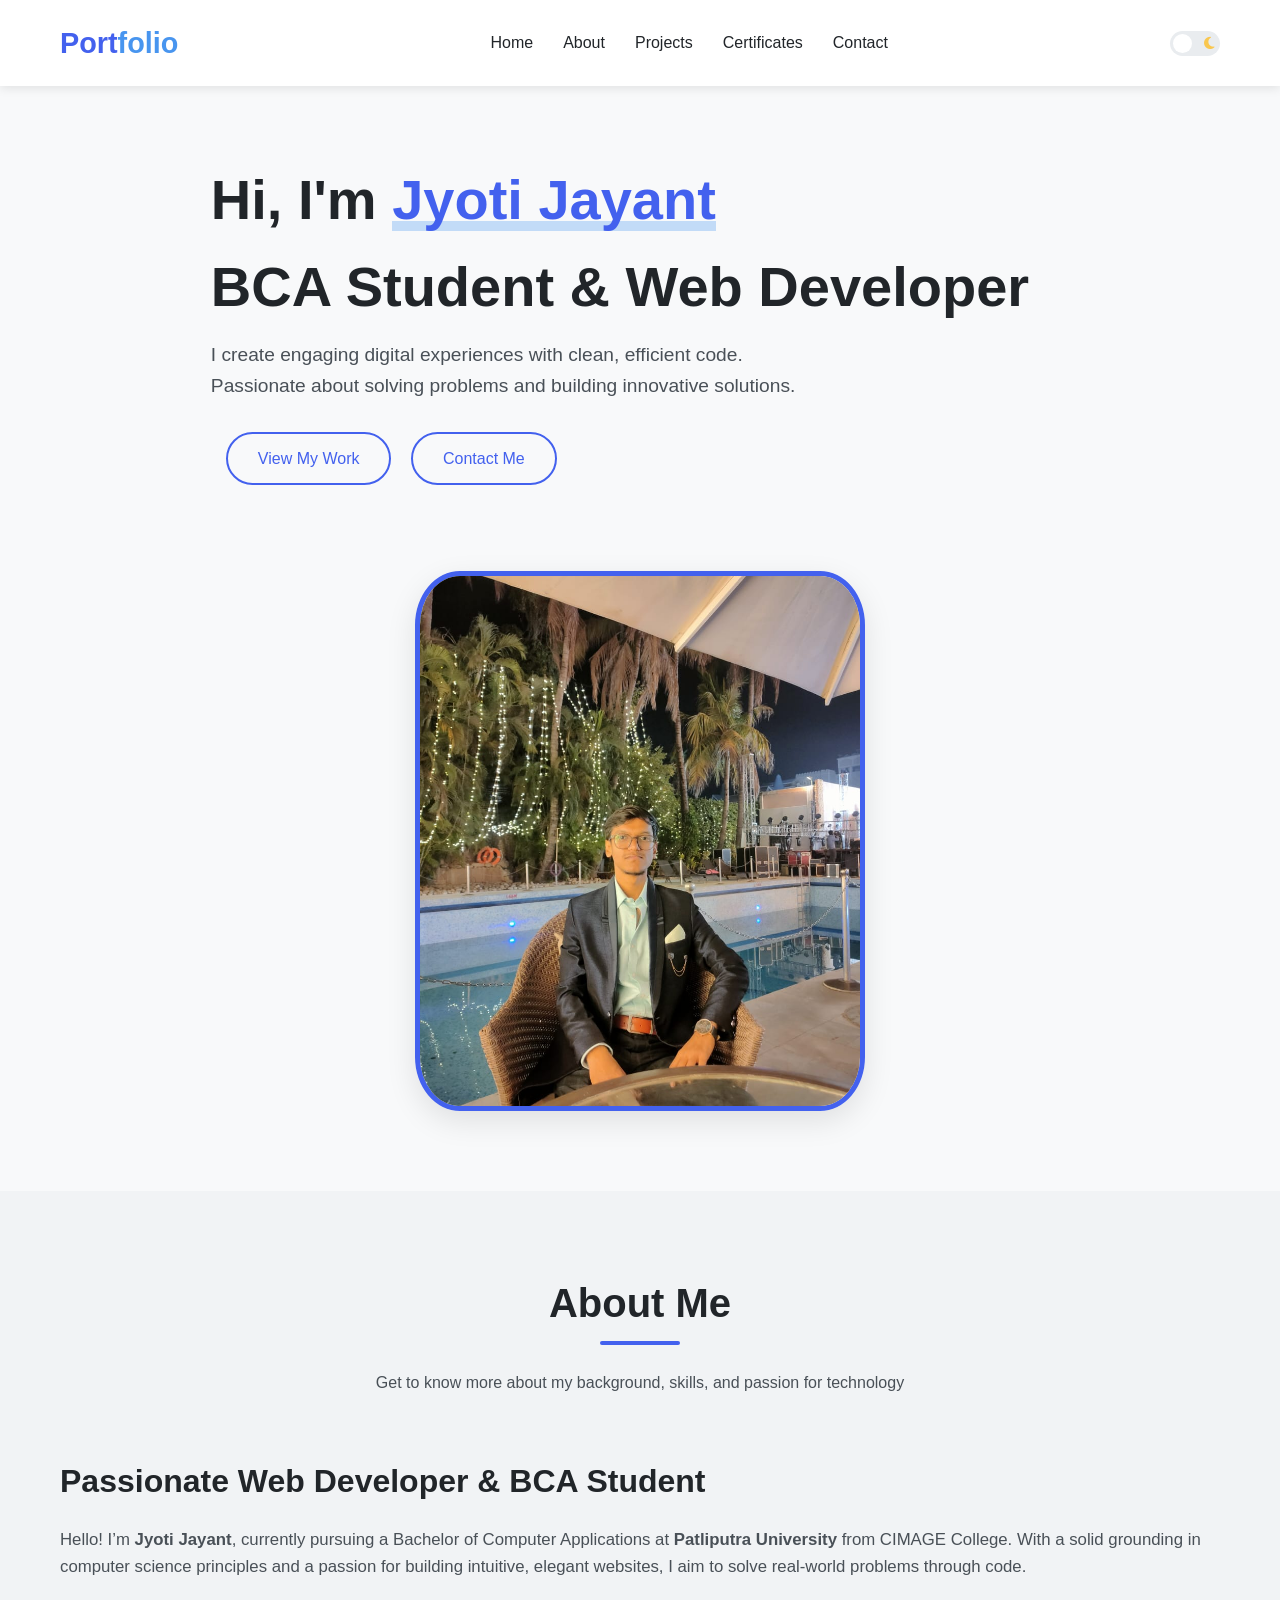
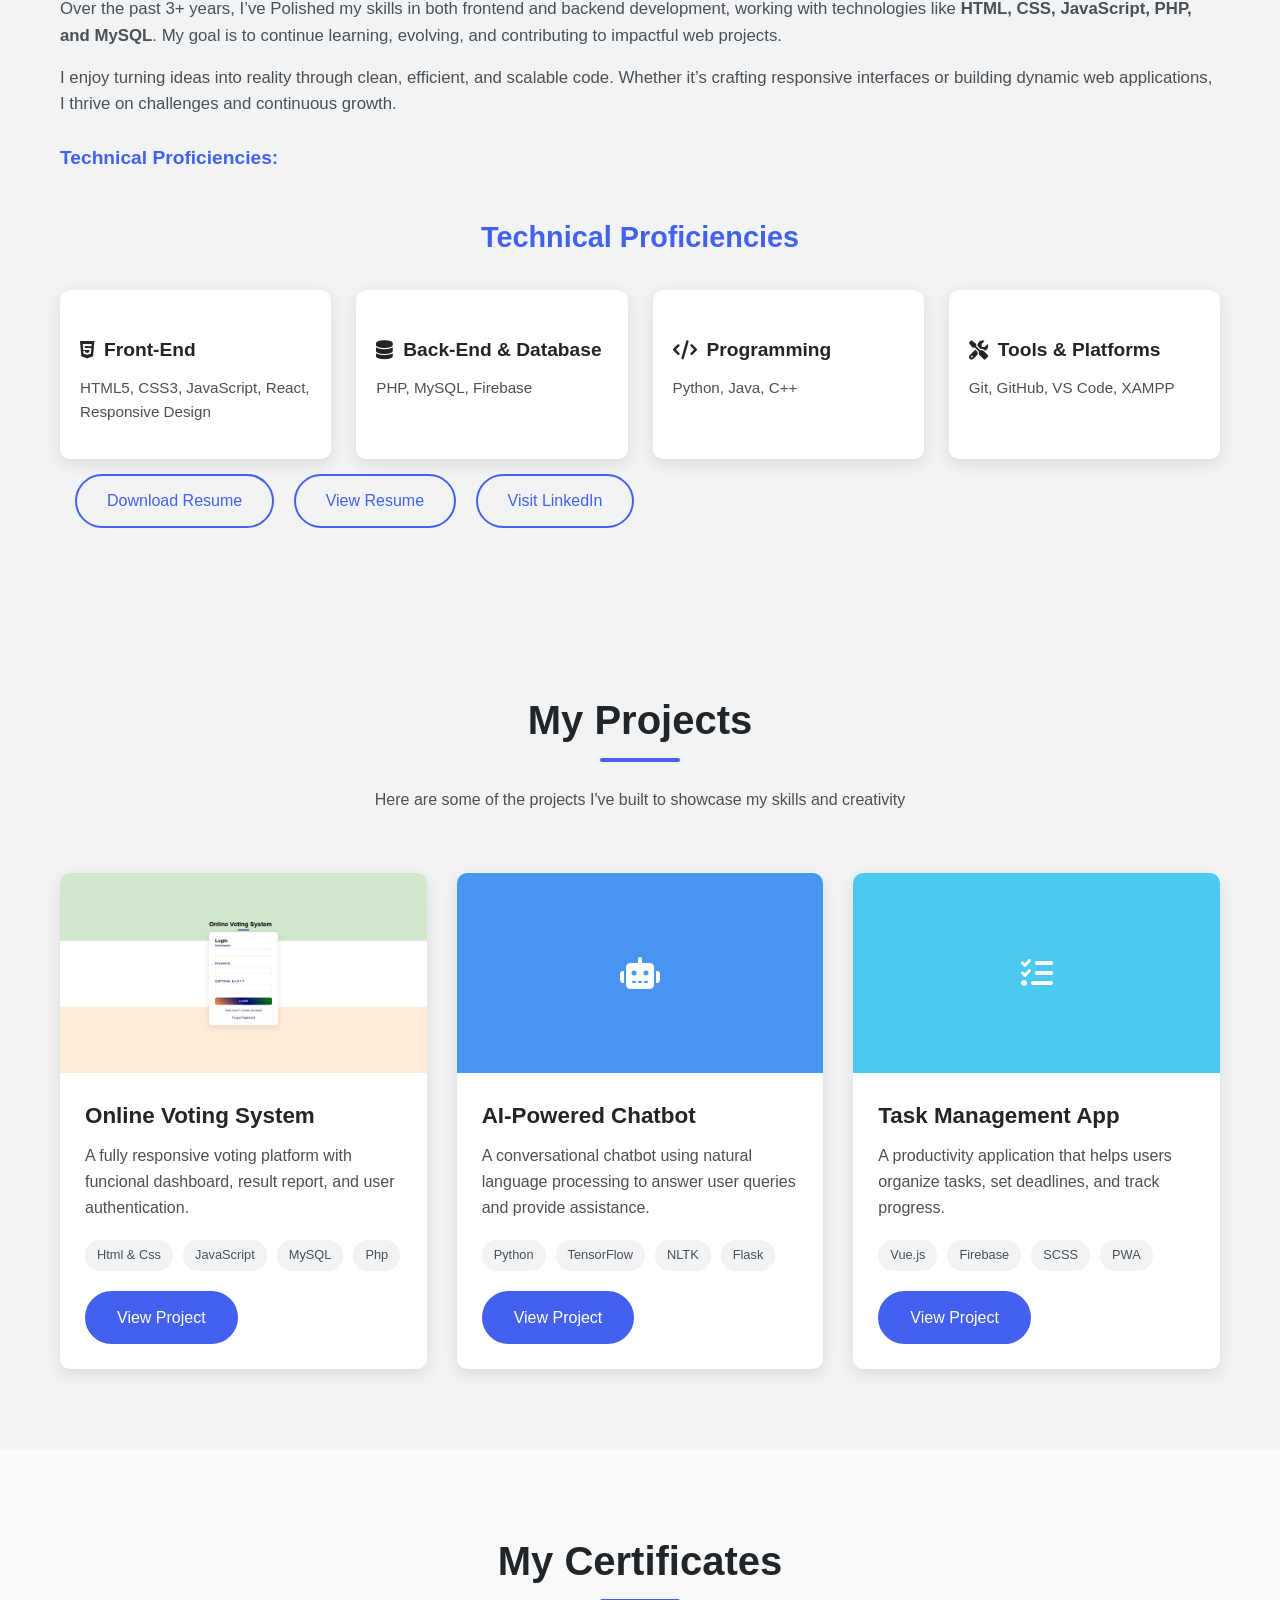
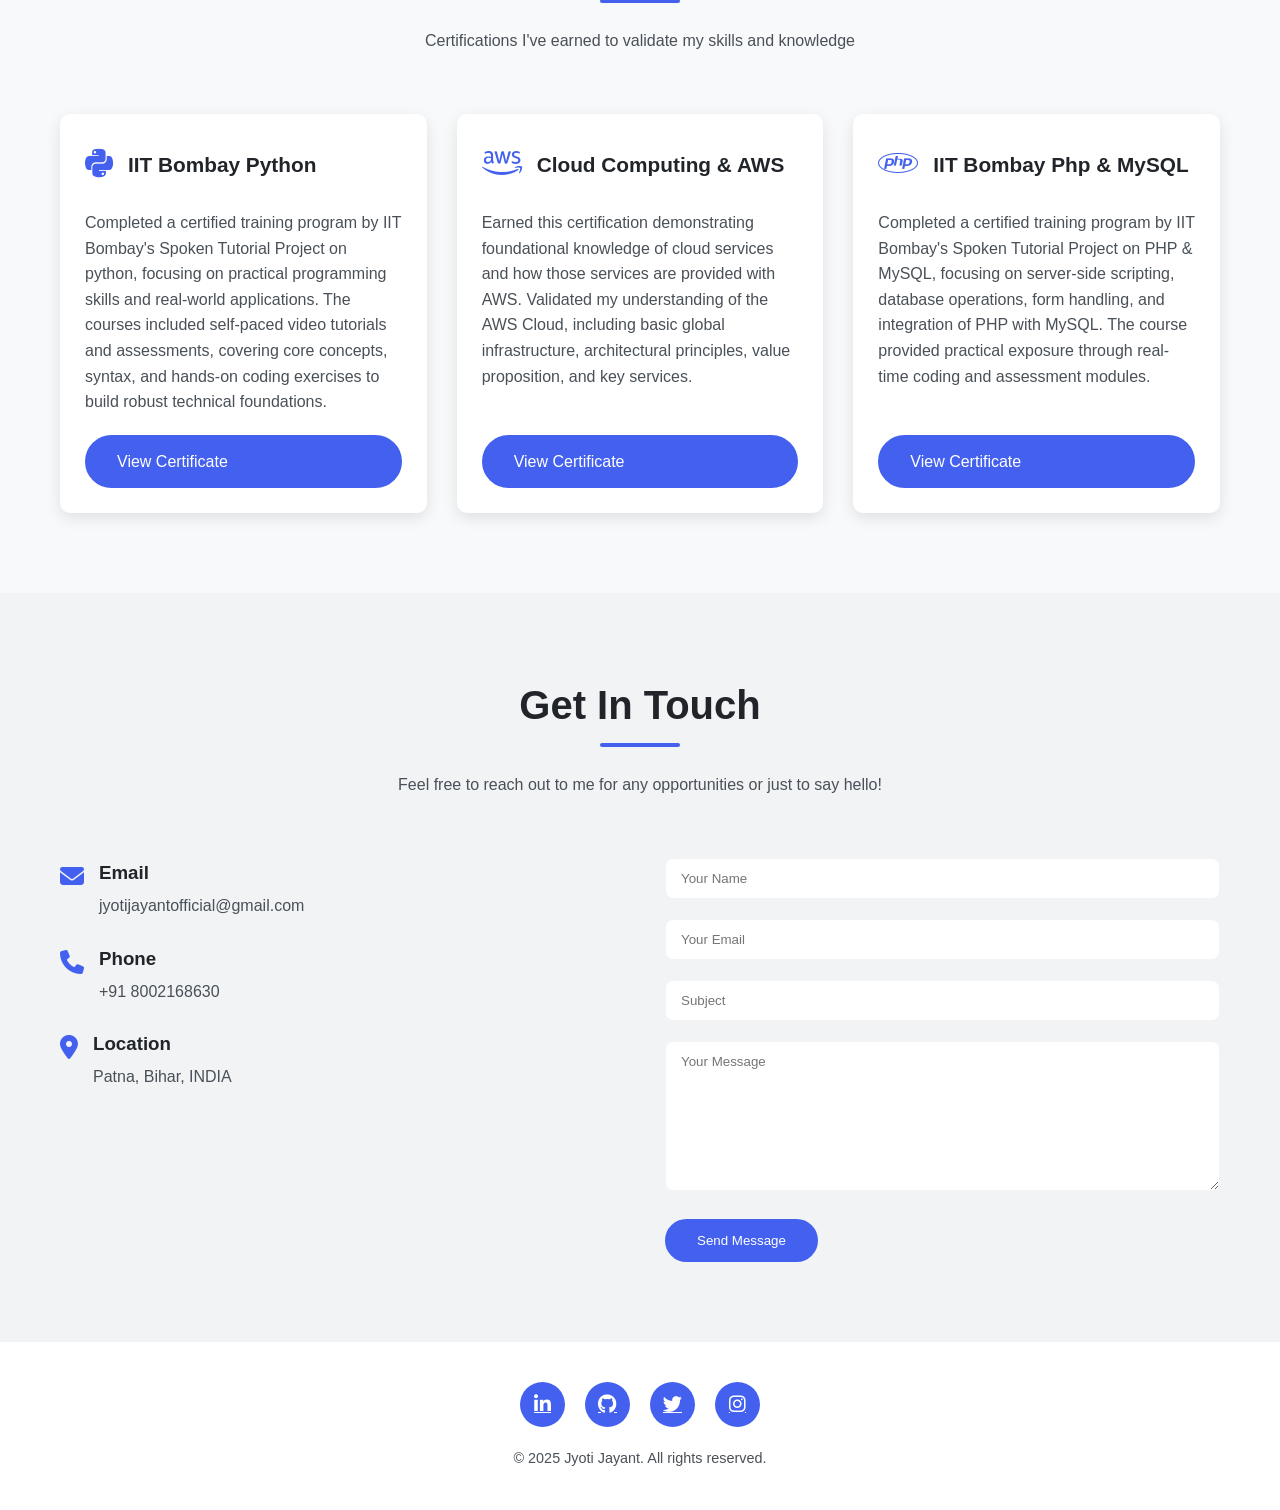
<file: oldportfolio.html>
<!DOCTYPE html>
<html lang="en">

<head>
  <meta charset="UTF-8" />
  <meta name="viewport" content="width=device-width, initial-scale=1.0" />
  <title>Portfolio</title>
  <link rel="stylesheet" href="https://cdnjs.cloudflare.com/ajax/libs/font-awesome/6.4.0/css/all.min.css" />
  <link rel="stylesheet" href="portfolio.css" />
  <script src="https://cdn.emailjs.com/dist/email.min.js"></script>
  <script>
    (function () {
      emailjs.init("SI-bIxou0gEgCKqN2"); // Replace with your EmailJS user ID
    })();
  </script>
</head>

<body>
  <!-- Header with Navigation -->
  <header>
    <div class="container">
      <nav class="navbar">
        <div class="logo">Port<span>folio</span></div>
        <ul class="nav-links">
          <li><a href="#home">Home</a></li>
          <li><a href="#about">About</a></li>
          <li><a href="#projects">Projects</a></li>
          <li><a href="#certificates">Certificates</a></li>
          <li><a href="#contact">Contact</a></li>
        </ul>
        <button class="theme-toggle" id="themeToggle">
          <i class="fas fa-sun toggle-icon sun"></i>
          <i class="fas fa-moon toggle-icon moon"></i>
          <span class="toggle-circle"></span>
        </button>
      </nav>
    </div>
  </header>

  <!-- Hero Section -->
  <section id="home" class="hero">
    <div class="container">
      <div class="hero-content">
        <h1>Hi, I'm <span class="highlight">Jyoti Jayant</span></h1>
        <h1>BCA Student & Web Developer</h1>
        <p>I create engaging digital experiences with clean, efficient code. Passionate about solving problems and building innovative solutions.</p>
        <div class="btn-container">
          <a href="#projects" class="btn btn-outline">View My Work</a>
          <a href="#contact" class="btn btn-outline">Contact Me</a>
        </div>
      </div>
      <div class="hero-image">
        <img src="dp.jpg" alt="Jyoti Jayant" />
      </div>
    </div>
  </section>

  <!-- About Section -->
    <section id="about" class="about">
    <div class="container">
      <div class="section-header">
        <h2>About Me</h2>
        <p>Get to know more about my background, skills, and passion for technology</p>
      </div>
      <div class="about-content">
        <div class="about-text">
          <h3>Passionate Web Developer & BCA Student</h3>
          <p>Hello! I’m <strong>Jyoti Jayant</strong>, currently pursuing a Bachelor of Computer Applications at <strong>Patliputra University</strong> from CIMAGE College. With a solid grounding in computer science principles and a passion for building intuitive, elegant websites, I aim to solve real-world problems through code.</p>
          <p>Over the past 3+ years, I’ve Polished my skills in both frontend and backend development, working with technologies like <strong>HTML, CSS, JavaScript, PHP, and MySQL</strong>. My goal is to continue learning, evolving, and contributing to impactful web projects.</p>
          <p>I enjoy turning ideas into reality through clean, efficient, and scalable code. Whether it’s crafting responsive interfaces or building dynamic web applications, I thrive on challenges and continuous growth.</p>

          <h4>Technical Proficiencies:</h4>
          <div class="skills-section">
            <h3>Technical Proficiencies</h3>
            <div class="skills-grid">
              <div class="skill-box">
                <h4><i class="fab fa-html5"></i> Front-End</h4>
                <p>HTML5, CSS3, JavaScript, React, Responsive Design</p>
              </div>
              <div class="skill-box">
                <h4><i class="fas fa-database"></i> Back-End & Database</h4>
                <p>PHP, MySQL, Firebase</p>
              </div>
              <div class="skill-box">
                <h4><i class="fas fa-code"></i> Programming</h4>
                <p>Python, Java, C++</p>
              </div>
              <div class="skill-box">
                <h4><i class="fas fa-tools"></i> Tools & Platforms</h4>
                <p>Git, GitHub, VS Code, XAMPP</p>
              </div>
            </div>

            <div class="btn-container about-buttons">
              <a href="jyoti_resume.pdf" class="btn btn-outline" style="margin-top: 15px;" download>Download Resume</a>
              <a href="https://drive.google.com/file/d/1W9jHTkB9m8u9I0pXKEnSmaTBwl5ngUKg/view?usp=sharing" class="btn btn-outline" target="_blank" >View Resume</a>
              <a href="https://linkedin.com/in/yourprofile" class="btn btn-outline" target="_blank">Visit LinkedIn</a>
            </div>

          </div>
        </div>
      </div>
    </div>
  </section>

    <!-- Projects Section -->
    <section id="projects" class="projects" style="background-color: var(--section-bg);">
        <div class="container">
            <div class="section-header">
                <h2>My Projects</h2>
                <p>Here are some of the projects I've built to showcase my skills and creativity</p>
            </div>
            <div class="projects-grid">
                <div class="project-card">
                    <div class="project-img">
    <div class="project-slider">
        <img src="picture/login.png" alt="Project Screenshot 1">
        <img src="picture/signup.png" alt="Project Screenshot 2">
        <img src="picture/forget.png" alt="Project Screenshot 3">
        <img src="picture/new can.png" alt="Project Screenshot 4">
        <img src="picture/voters.png" alt="Project Screenshot 5">
        <img src="picture/result.png" alt="Project Screenshot 6">
    </div>
</div>

                    <div class="project-info">
                        <h3>Online Voting System</h3>
                        <p>A fully responsive voting platform with funcional dashboard, result report, and user authentication.</p>
                        <div class="project-tech">
                            <span class="tech">Html & Css</span>
                            <span class="tech">JavaScript</span>
                            <span class="tech">MySQL</span>
                            <span class="tech">Php</span>
                        </div>
                        <a href="https://voting-system.ct.ws/" target="_blank" class="btn">View Project</a>
                    </div>
                </div>
                <div class="project-card">
                    <div class="project-img" style="background-color: #4895ef;">
                        <i class="fas fa-robot"></i>
                    </div>
                    <div class="project-info">
                        <h3>AI-Powered Chatbot</h3>
                        <p>A conversational chatbot using natural language processing to answer user queries and provide assistance.</p>
                        <div class="project-tech">
                            <span class="tech">Python</span>
                            <span class="tech">TensorFlow</span>
                            <span class="tech">NLTK</span>
                            <span class="tech">Flask</span>
                        </div>
                        <a href="#" target="_blank" class="btn">View Project</a>
                    </div>
                </div>
                <div class="project-card">
                    <div class="project-img" style="background-color: #4cc9f0;">
                        <i class="fas fa-tasks"></i>
                    </div>
                    <div class="project-info">
                        <h3>Task Management App</h3>
                        <p>A productivity application that helps users organize tasks, set deadlines, and track progress.</p>
                        <div class="project-tech">
                            <span class="tech">Vue.js</span>
                            <span class="tech">Firebase</span>
                            <span class="tech">SCSS</span>
                            <span class="tech">PWA</span>
                        </div>
                        <a href="#" target="_blank" class="btn">View Project</a>
                    </div>
                </div>
            </div>
        </div>
    </section>

    <!-- Certificates Section -->
    <section id="certificates" class="certificates">
        <div class="container">
            <div class="section-header">
                <h2>My Certificates</h2>
                <p>Certifications I've earned to validate my skills and knowledge</p>
            </div>
            <div class="certificates-container">
                <div class="certificate-card">
                    <div class="certificate-header">
                        <div class="certificate-icon">
                            <i class="fa-brands fa-python"></i>
                        </div>
                        <h3>IIT Bombay Python</h3>
                    </div>
                    <p>Completed a certified training program by IIT Bombay's Spoken Tutorial Project on python, focusing on practical programming skills and real-world applications. The courses included self-paced video tutorials and assessments, covering core concepts, syntax, and hands-on coding exercises to build robust technical foundations. </p>
                    <a href="https://drive.google.com/file/d/15qCJZy4EUIeQyrXKR6aNBXCJk3pNSK6n/view?usp=sharing" target="_blank" class="btn">View Certificate</a>
                </div>
                <div class="certificate-card">
                    <div class="certificate-header">
                        <div class="certificate-icon">
                           <i class="fab fa-aws"></i>
                        </div>
                        <h3>Cloud Computing & AWS</h3>
                    </div>
                    <p>Earned this certification demonstrating foundational knowledge of cloud services and how those services are provided with AWS. Validated my understanding of the AWS Cloud, including basic global infrastructure, architectural principles, value proposition, and key services.</p>
                    <a href="https://drive.google.com/file/d/16jUNcsxrAKHYwrNUCxV0ah-TH_mY681s/view?usp=sharing" target="_blank" class="btn">View Certificate</a>
                </div>
                <div class="certificate-card">
                    <div class="certificate-header">
                        <div class="certificate-icon">
                            <i class="fa-brands fa-php"></i>
                        </div>
                        <h3> IIT Bombay Php & MySQL </h3>
                    </div>
                    <p>Completed a certified training program by IIT Bombay's Spoken Tutorial Project on PHP & MySQL, focusing on server-side scripting, database operations, form handling, and integration of PHP with MySQL. The course provided practical exposure through real-time coding and assessment modules.</p>
                    
                    <a href="https://drive.google.com/file/d/1L5mD78uh8QlgXNpFCad5Ol4BgeOdXhdp/view?usp=sharing" target="_blank" class="btn">View Certificate</a>
                </div>
            </div>
        </div>
    </section>

    <!-- Contact Section -->
    <section id="contact" class="contact" style="background-color: var(--section-bg);">
    <div class="container">
      <div class="section-header">
        <h2>Get In Touch</h2>
        <p>Feel free to reach out to me for any opportunities or just to say hello!</p>
      </div>
      <div class="contact-container">
        <div class="contact-info">
          <div class="contact-item">
            <div class="contact-icon">
              <i class="fas fa-envelope"></i>
            </div>
            <div class="contact-text">
              <h3>Email</h3>
              <a href="mailto:jyotijayantofficial@gmail.com">jyotijayantofficial@gmail.com</a>
            </div>
          </div>
          <div class="contact-item">
            <div class="contact-icon">
              <i class="fas fa-phone"></i>
            </div>
            <div class="contact-text">
              <h3>Phone</h3>
              <p>+91 8002168630</p>
            </div>
          </div>
          <div class="contact-item">
            <div class="contact-icon">
              <i class="fas fa-map-marker-alt"></i>
            </div>
            <div class="contact-text">
              <h3>Location</h3>
              <p>Patna, Bihar, INDIA</p>
            </div>
          </div>
        </div>
        <div class="contact-form">
          <form id="contact-form">
            <div class="form-group">
              <input type="text" name="name" placeholder="Your Name" required />
            </div>
            <div class="form-group">
              <input type="email" name="email" placeholder="Your Email" required />
            </div>
            <div class="form-group">
              <input type="text" name="subject" placeholder="Subject" required />
            </div>
            <div class="form-group">
              <textarea name="message" placeholder="Your Message" required></textarea>
            </div>
            <input type="hidden" name="timestamp" id="timestamp">
            <button type="submit" class="btn">Send Message</button>
            <div id="form-status" class="form-status" style="display: none;"></div>
          </form>
        </div>
      </div>
    </div>
  </section>

  <footer>
    <div class="container">
      <div class="social-links">
        <a href="#" target="_blank"><i class="fab fa-linkedin-in"></i></a>
        <a href="#" target="_blank"><i class="fab fa-github"></i></a>
        <a href="#" target="_blank"><i class="fab fa-twitter"></i></a>
        <a href="#" target="_blank"><i class="fab fa-instagram"></i></a>
      </div>
      <p class="copyright">© 2025 Jyoti Jayant. All rights reserved.</p>
    </div>
  </footer>

  <script>
    document.getElementById('contact-form').addEventListener('submit', function (e) {
      e.preventDefault();
      document.getElementById("timestamp").value = new Date().toLocaleString();
      const form = this;
      const formStatus = document.getElementById('form-status');
      
      emailjs.sendForm('service_kwrsl6e', 'template_9x2owpd', form)
        .then(function () {
          formStatus.style.display = 'block';
          formStatus.textContent = '✔️ Message sent successfully!';
          formStatus.className = 'form-status success';
          setTimeout(() => formStatus.style.display = 'none', 3000);
          form.reset();
        }, function (error) {
          formStatus.style.display = 'block';
          formStatus.textContent = '❌ Failed to send message. Try again later.';
          formStatus.className = 'form-status error';
          setTimeout(() => formStatus.style.display = 'none', 3000);
        });
    });
  </script>

  <script>
    const themeToggle = document.getElementById('themeToggle');
    const body = document.body;
    const currentTheme = localStorage.getItem('theme');
    if (currentTheme === 'dark') {
      body.classList.add('dark-mode');
    }

    themeToggle.addEventListener('click', () => {
      body.classList.toggle('dark-mode');
      localStorage.setItem('theme', body.classList.contains('dark-mode') ? 'dark' : 'light');
    });

    document.querySelectorAll('a[href^="#"]').forEach(anchor => {
      anchor.addEventListener('click', function (e) {
        e.preventDefault();
        const targetId = this.getAttribute('href');
        const targetElement = document.querySelector(targetId);
        window.scrollTo({ top: targetElement.offsetTop - 80, behavior: 'smooth' });
      });
    });
  </script>
</body>
</html>
</file>
<file: portfolio.css>
:root {
    /* Light Theme */
    --bg-primary: #f8f9fa;
    --bg-secondary: #ffffff;
    --text-primary: #212529;
    --text-secondary: #495057;
    --accent: #4361ee;
    --accent-light: #4895ef;
    --shadow: rgba(0, 0, 0, 0.1);
    --card-bg: #ffffff;
    --toggle-bg: #e9ecef;
    --toggle-icon: #f9c74f;
    --section-bg: #f1f3f5;

    /* Dark Theme Variables */
    --bg-primary-dark: #121212;
    --bg-secondary-dark: #1e1e1e;
    --text-primary-dark: #e9ecef;
    --text-secondary-dark: #adb5bd;
    --accent-dark: #4895ef;
    --accent-light-dark: #4cc9f0;
    --shadow-dark: rgba(0, 0, 0, 0.4);
    --card-bg-dark: #2d2d2d;
    --toggle-bg-dark: #333333;
    --section-bg-dark: #1a1a1a;
}

* {
    margin: 0;
    padding: 0;
    box-sizing: border-box;
    transition: background-color 0.3s, color 0.3s;
}

body {
    font-family: 'Segoe UI', Tahoma, Geneva, Verdana, sans-serif;
    background-color: var(--bg-primary);
    color: var(--text-primary);
    line-height: 1.6;
}

.dark-mode {
    --bg-primary: var(--bg-primary-dark);
    --bg-secondary: var(--bg-secondary-dark);
    --text-primary: var(--text-primary-dark);
    --text-secondary: var(--text-secondary-dark);
    --accent: var(--accent-dark);
    --accent-light: var(--accent-light-dark);
    --shadow: var(--shadow-dark);
    --card-bg: var(--card-bg-dark);
    --toggle-bg: var(--toggle-bg-dark);
    --section-bg: var(--section-bg-dark);
}

.container {
    max-width: 1200px;
    margin: 0 auto;
    padding: 0 20px;
}

/* Header & Navigation */
header {
    background-color: var(--bg-secondary);
    box-shadow: 0 2px 10px var(--shadow);
    position: sticky;
    top: 0;
    z-index: 100;
}

.navbar {
    display: flex;
    justify-content: space-between;
    align-items: center;
    padding: 20px 0;
}

.logo {
    font-size: 1.8rem;
    font-weight: 700;
    color: var(--accent);
}

.logo span {
    color: var(--accent-light);
}

.nav-links {
    display: flex;
    list-style: none;
}

.nav-links li {
    margin-left: 30px;
}

.nav-links a {
    text-decoration: none;
    color: var(--text-primary);
    font-weight: 500;
    position: relative;
    padding: 5px 0;
}

.nav-links a::after {
    content: '';
    position: absolute;
    bottom: 0;
    left: 0;
    width: 0;
    height: 2px;
    background-color: var(--accent);
    transition: width 0.3s;
}

.nav-links a:hover::after {
    width: 100%;
}

/* Theme Toggle */
.theme-toggle {
    background: var(--toggle-bg);
    border: none;
    width: 50px;
    height: 25px;
    border-radius: 20px;
    cursor: pointer;
    position: relative;
    display: flex;
    align-items: center;
    padding: 0 5px;
}

.toggle-icon {
    position: absolute;
    font-size: 14px;
    color: var(--toggle-icon);
    transition: transform 0.3s ease;
}

.sun {
    left: 5px;
}

.moon {
    right: 5px;
}

.toggle-circle {
    position: absolute;
    width: 19px;
    height: 19px;
    border-radius: 50%;
    background-color: var(--bg-secondary);
    left: 3px;
    transition: transform 0.3s ease;
}

.dark-mode .toggle-circle {
    transform: translateX(25px);
}

/* Hero Section */
.hero {
    padding: 80px 0;
    display: flex;
    align-items: center;
    min-height: 85vh;
}

.hero-content {
    flex: 1;
    padding-right: 40px;
}

.hero-image {
    flex: 1;
    display: flex;
    justify-content: center;
}

.hero-image img {
    margin-top: 10%;
    width: 100%;
    max-width: 450px;
    /* Limits width on large screens */
    height: auto;
    /* Maintains natural aspect ratio */
    max-height: 60vh;
    /* Responsive height: 60% of viewport height */
    object-fit: cover;
    /* Ensures it fills area without distortion */
    border-radius: 10%;
    box-shadow: 0 10px 30px var(--shadow);
    border: 5px solid var(--accent);
}


.hero h1 {
    font-size: 3.5rem;
    margin-bottom: 20px;
    line-height: 1.2;
}

.highlight {
    color: var(--accent);
    position: relative;
}

.highlight::after {
    content: '';
    position: absolute;
    bottom: 0;
    left: 0;
    width: 100%;
    height: 10px;
    background-color: var(--accent-light);
    opacity: 0.3;
    z-index: -1;
}

.hero p {
    font-size: 1.2rem;
    color: var(--text-secondary);
    max-width: 600px;
    margin-bottom: 30px;
}

.btn {
    display: inline-block;
    background-color: var(--accent);
    color: white;
    padding: 12px 30px;
    border-radius: 30px;
    text-decoration: none;
    font-weight: 500;
    transition: transform 0.3s, background-color 0.3s;
    border: 2px solid var(--accent);
}

.btn:hover {
    transform: translateY(-3px);
    background-color: transparent;
    color: var(--accent);
}

.btn-outline {
    background-color: transparent;
    color: var(--accent);
    margin-left: 15px;
}

.btn-outline:hover {
    background-color: var(--accent);
    color: white;
}

/* Section Styling */
section {
    padding: 80px 0;
}

.section-header {
    text-align: center;
    margin-bottom: 60px;
}

.section-header h2 {
    font-size: 2.5rem;
    margin-bottom: 15px;
    position: relative;
    display: inline-block;
}

.section-header h2::after {
    content: '';
    position: absolute;
    bottom: -10px;
    left: 50%;
    transform: translateX(-50%);
    width: 80px;
    height: 4px;
    background-color: var(--accent);
    border-radius: 2px;
}

.section-header p {
    color: var(--text-secondary);
    max-width: 700px;
    margin: 20px auto 0;
}

/* About Section */
.about {
    background-color: var(--section-bg);
}

.about-content {
    display: flex;
    gap: 50px;
    align-items: flex-start;
    justify-content: space-between;
    flex-wrap: wrap;
}

.about-text {
    flex: 1 1 60%;
    ;
}

.about-text h3 {
    font-size: 2rem;
    margin-bottom: 20px;
}

.about-text p {
    font-size: 1.05rem;
    margin-bottom: 15px;
    color: var(--text-secondary);
}

.about-text h4 {
    margin-top: 25px;
    font-size: 1.2rem;
    color: var(--accent);
}

.skills {
    display: flex;
    flex-wrap: wrap;
    gap: 15px;
    margin-top: 30px;
}

.skill {
    background-color: var(--accent-light);
    color: white;
    padding: 8px 20px;
    border-radius: 20px;
    font-size: 0.9rem;
}
.skills-section {
    margin-top: 40px;
}

.skills-section h3 {
    font-size: 1.8rem;
    margin-bottom: 30px;
    color: var(--accent);
    text-align: center;
}

.skills-grid {
    display: grid;
    grid-template-columns: repeat(auto-fit, minmax(250px, 1fr));
    gap: 25px;
}

.skill-box {
    background-color: var(--card-bg);
    padding: 20px;
    border-radius: 10px;
    box-shadow: 0 5px 15px var(--shadow);
    transition: transform 0.3s ease;
}

.skill-box:hover {
    transform: translateY(-5px);
}

.skill-box h4 {
    font-size: 1.2rem;
    margin-bottom: 10px;
    display: flex;
    align-items: center;
    gap: 10px;
    color: var(--text-primary);
}

.skill-box p {
    color: var(--text-secondary);
    font-size: 0.95rem;
    line-height: 1.6;
}

/* Projects Section */
.projects-grid {
    display: grid;
    grid-template-columns: repeat(auto-fill, minmax(350px, 1fr));
    gap: 30px;
}

.project-card {
    background-color: var(--card-bg);
    border-radius: 10px;
    overflow: hidden;
    box-shadow: 0 5px 15px var(--shadow);
    transition: transform 0.3s;
}

.project-card:hover {
    transform: translateY(-10px);
}

.project-img {
    height: 200px;
    background-color: var(--accent);
    display: flex;
    align-items: center;
    justify-content: center;
    color: white;
    font-size: 2rem;
}


.project-slider {
    display: flex;
    width: 600%; /* Adjust based on number of images */
    height: 100%;
    animation: slideImages 12s infinite;
}

.project-slider img {
    width: 100%;
    height: 100%;
    object-fit: cover;
}

@keyframes slideImages {
    /* 0%   { transform: translateX(0%); }
    33%  { transform: translateX(-100%); }
    66%  { transform: translateX(-200%); }
    100% { transform: translateX(0%); } */
    0%   { transform: translateX(0%); }
    16.66% { transform: translateX(-60%); }
    33.33% { transform: translateX(-150%); }
    50%  { transform: translateX(-220%); }
    66.66% { transform: translateX(-315%); }
    83.33% { transform: translateX(-410%); }
    100% { transform: translateX(0%); }
}




.project-info {
    padding: 25px;
}

.project-info h3 {
    margin-bottom: 10px;
    font-size: 1.4rem;
}

.project-info p {
    color: var(--text-secondary);
    margin-bottom: 20px;
}

.project-tech {
    display: flex;
    flex-wrap: wrap;
    gap: 10px;
    margin-bottom: 20px;
}

.tech {
    background-color: var(--section-bg);
    padding: 5px 12px;
    border-radius: 15px;
    font-size: 0.8rem;
    color: var(--text-secondary);
}

/* Certificates Section */
.certificates-container {
    display: grid;
    grid-template-columns: repeat(auto-fill, minmax(300px, 1fr));
    gap: 30px;
    
}

.certificate-card {
    background-color: var(--card-bg);
    border-radius: 10px;
    padding: 25px;
    box-shadow: 0 5px 15px var(--shadow);
    display: flex;
    flex-direction: column;
    height: 100%;
    transition: transform 0.3s ease;
}
.certificate-card:hover{
    transform: translateY(-10px);
}

.certificate-header {
    display: flex;
    align-items: center;
    margin-bottom: 20px;
}

.certificate-icon {
    font-size: 2rem;
    color: var(--accent);
    margin-right: 15px;
}

.certificate-card h3 {
    font-size: 1.3rem;
}

.certificate-card p {
    color: var(--text-secondary);
    flex-grow: 1;
    margin-bottom: 20px;
}

/* Contact Section */
.contact-container {
    display: grid;
    grid-template-columns: repeat(auto-fit, minmax(300px, 1fr));
    gap: 50px;
}

.contact-info {
    display: flex;
    flex-direction: column;
    gap: 25px;
}

.contact-item {
    display: flex;
    align-items: flex-start;
    gap: 15px;
}

.contact-icon {
    font-size: 1.5rem;
    color: var(--accent);
}

.contact-text h3 {
    margin-bottom: 5px;
}

.contact-text p,
.contact-text a {
    color: var(--text-secondary);
    text-decoration: none;
}

.contact-form .form-group {
    margin-bottom: 20px;
}

.contact-form input,
.contact-form textarea {
    width: 100%;
    padding: 12px 15px;
    border: 1px solid var(--section-bg);
    border-radius: 8px;
    background-color: var(--bg-secondary);
    color: var(--text-primary);
    font-family: inherit;
}

.contact-form textarea {
    min-height: 150px;
    resize: vertical;
}

/* Footer */
footer {
    background-color: var(--bg-secondary);
    padding: 40px 0;
    text-align: center;
}

.social-links {
    display: flex;
    justify-content: center;
    gap: 20px;
    margin-bottom: 20px;
}

.social-links a {
    display: inline-flex;
    align-items: center;
    justify-content: center;
    width: 45px;
    height: 45px;
    border-radius: 50%;
    background-color: var(--accent);
    color: white;
    font-size: 1.2rem;
    transition: transform 0.3s;
}

.social-links a:hover {
    transform: translateY(-5px);
}

.copyright {
    color: var(--text-secondary);
    font-size: 0.9rem;
}






.form-status {
    max-width: 500px;
    margin: 20px auto;
    padding: 15px;
    text-align: center;
    border-radius: 10px;
    font-size: 18px;
    font-weight: 500;
    box-shadow: 0 0 10px rgba(0, 0, 0, 0.1);
    animation: fadeIn 0.5s ease-in-out;
    transition: opacity 0.5s ease-in-out;
}

.form-status.success {
    background-color: #d4edda;
    color: #155724;
    border: 2px solid #28a745;
}

.form-status.error {
    background-color: #f8d7da;
    color: #721c24;
    border: 2px solid #dc3545;
}

@keyframes fadeIn {
    from {
        opacity: 0;
        transform: translateY(-10px);
    }

    to {
        opacity: 1;
        transform: translateY(0);
    }
}


/* Responsive Design */
@media (max-width: 992px) {
    .hero {
        flex-direction: column;
        text-align: center;
    }

    .hero-content {
        padding-right: 0;
        margin-bottom: 50px;
    }

    .hero p {
        margin: 0 auto 30px;
    }

    .about-content {
        flex-direction: column;
    }
}

@media (max-width: 768px) {
    .navbar {
        flex-direction: column;
        gap: 20px;
    }

    .nav-links {
        flex-wrap: wrap;
        justify-content: center;
    }

    .nav-links li {
        margin: 0 10px;
    }

    .hero h1 {
        font-size: 2.8rem;
    }

    .btn-container {
        display: flex;
        flex-direction: column;
        gap: 15px;
    }

    .btn-outline {
        margin-left: 0;
    }
}

@media (max-width: 480px) {
    .hero h1 {
        font-size: 2.2rem;
    }

    .section-header h2 {
        font-size: 2rem;
    }

    .projects-grid {
        grid-template-columns: 1fr;
    }
}
</file>
